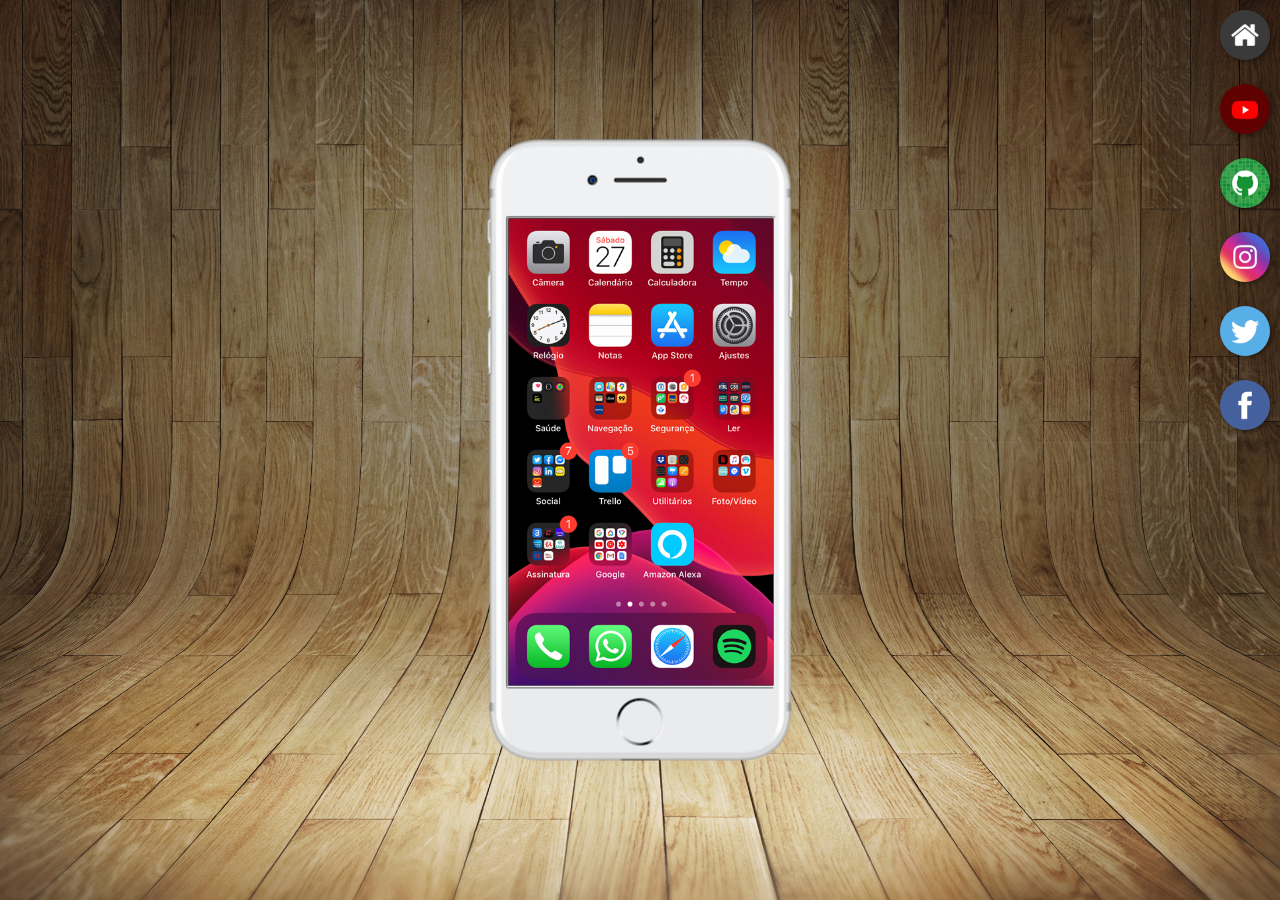
<file: index.html>
<!DOCTYPE html>
<html lang="pt-br">
<head>
    <meta charset="UTF-8">
    <meta name="viewport" content="width=device-width, initial-scale=1.0">
    <link rel="shortcut icon" href="favicon.ico" type="image/x-icon">
    <title>Projeto Redes Sociais.</title>
    <link rel="stylesheet" href="estilos/style.css">
</head>
<body>
    <main>
        <section id="telefone">
            <iframe src="home.html" name="tela" id="tela"></iframe>
        </section>
        <section id="redes-sociais">
            <a href="home.html" target="tela"><img src="imagens/logo-home.jpg" alt=""></a><br>
            <a href="youtube.html" target="tela"><img src="imagens/logo-youtube.jpg" alt=""></a><br>
            <a href="github.html" target="tela"><img src="imagens/logo-github.jpg" alt="">
            </a><br>
            <a href="instagram.html" target="tela"><img src="imagens/logo-instagram.jpg" alt=""></a><br>
            <a href="twitter.html" target="tela"><img src="imagens/logo-twitter.jpg" alt=""></a><br>
            <a href="facebook.html" target="tela"><img src="imagens/logo-facebook.jpg" alt=""></a><br>

        </section>
    </main>
</body>
</html>
</file>
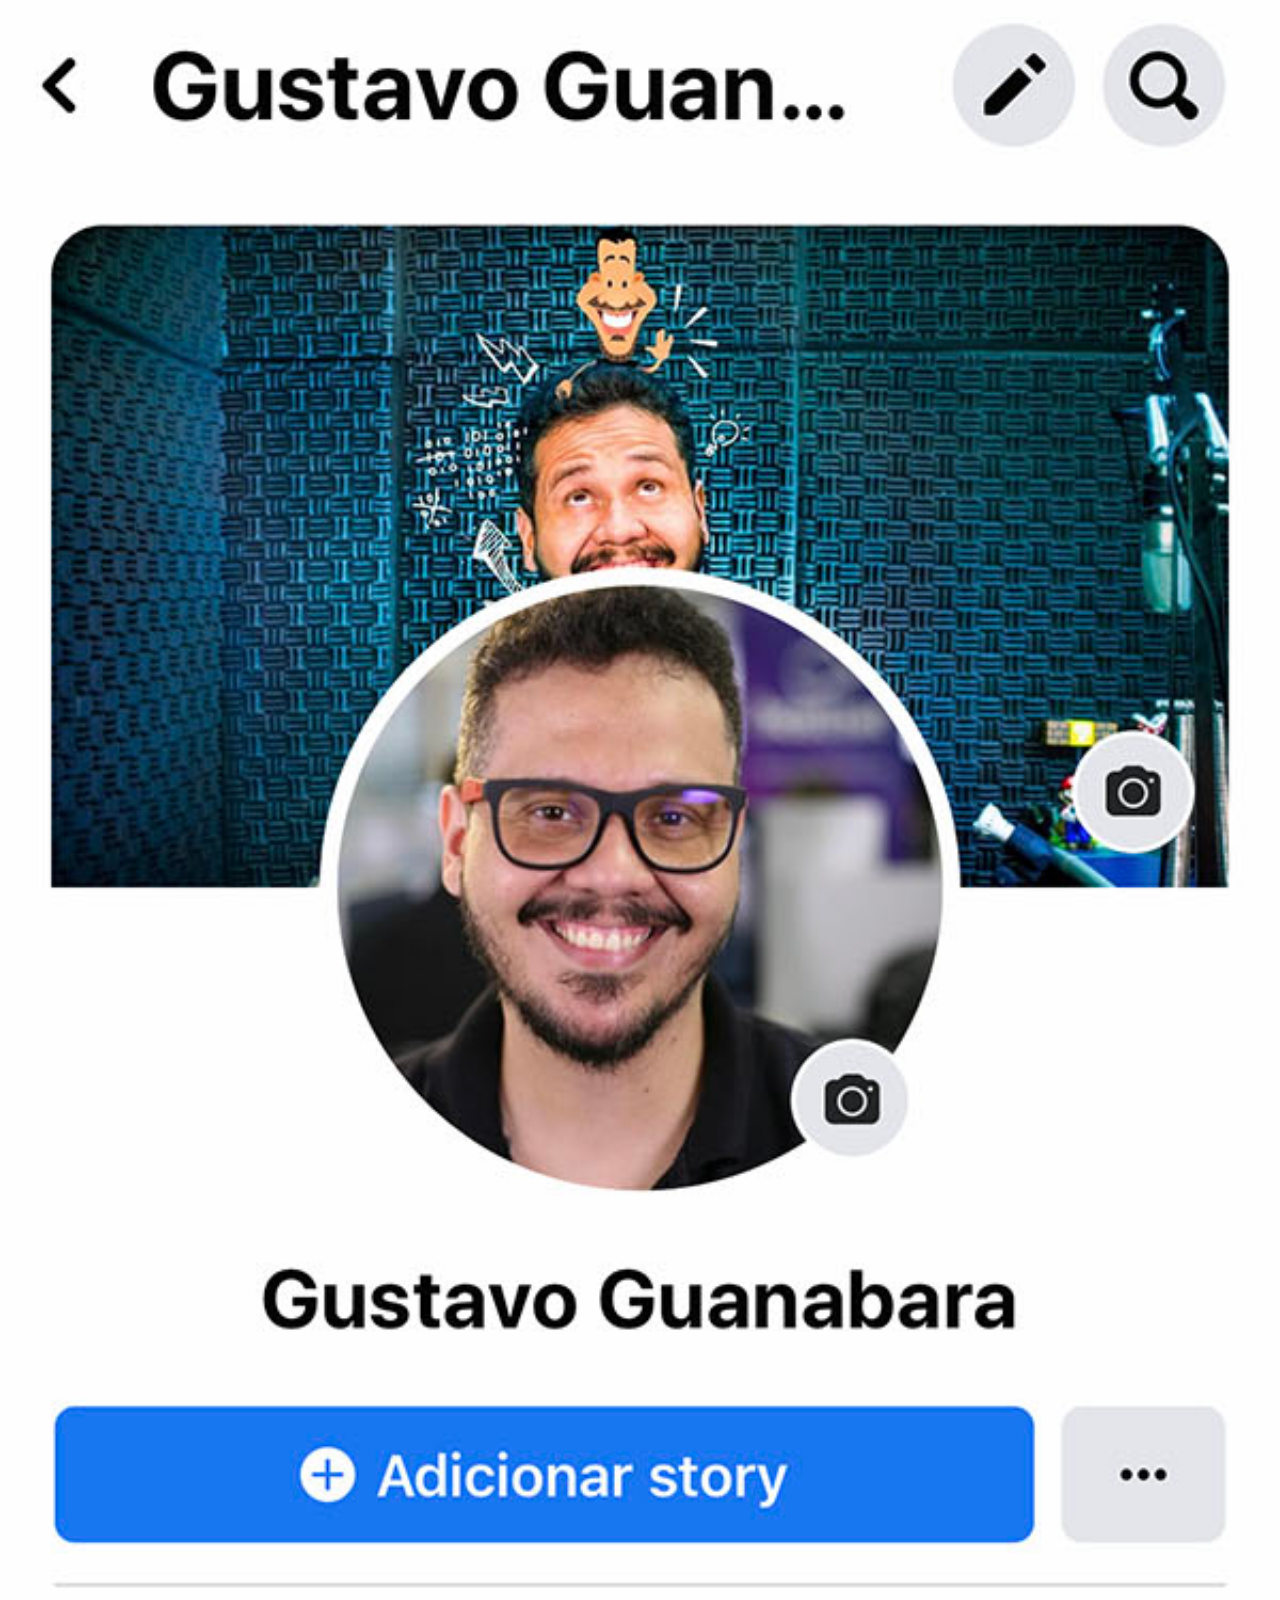
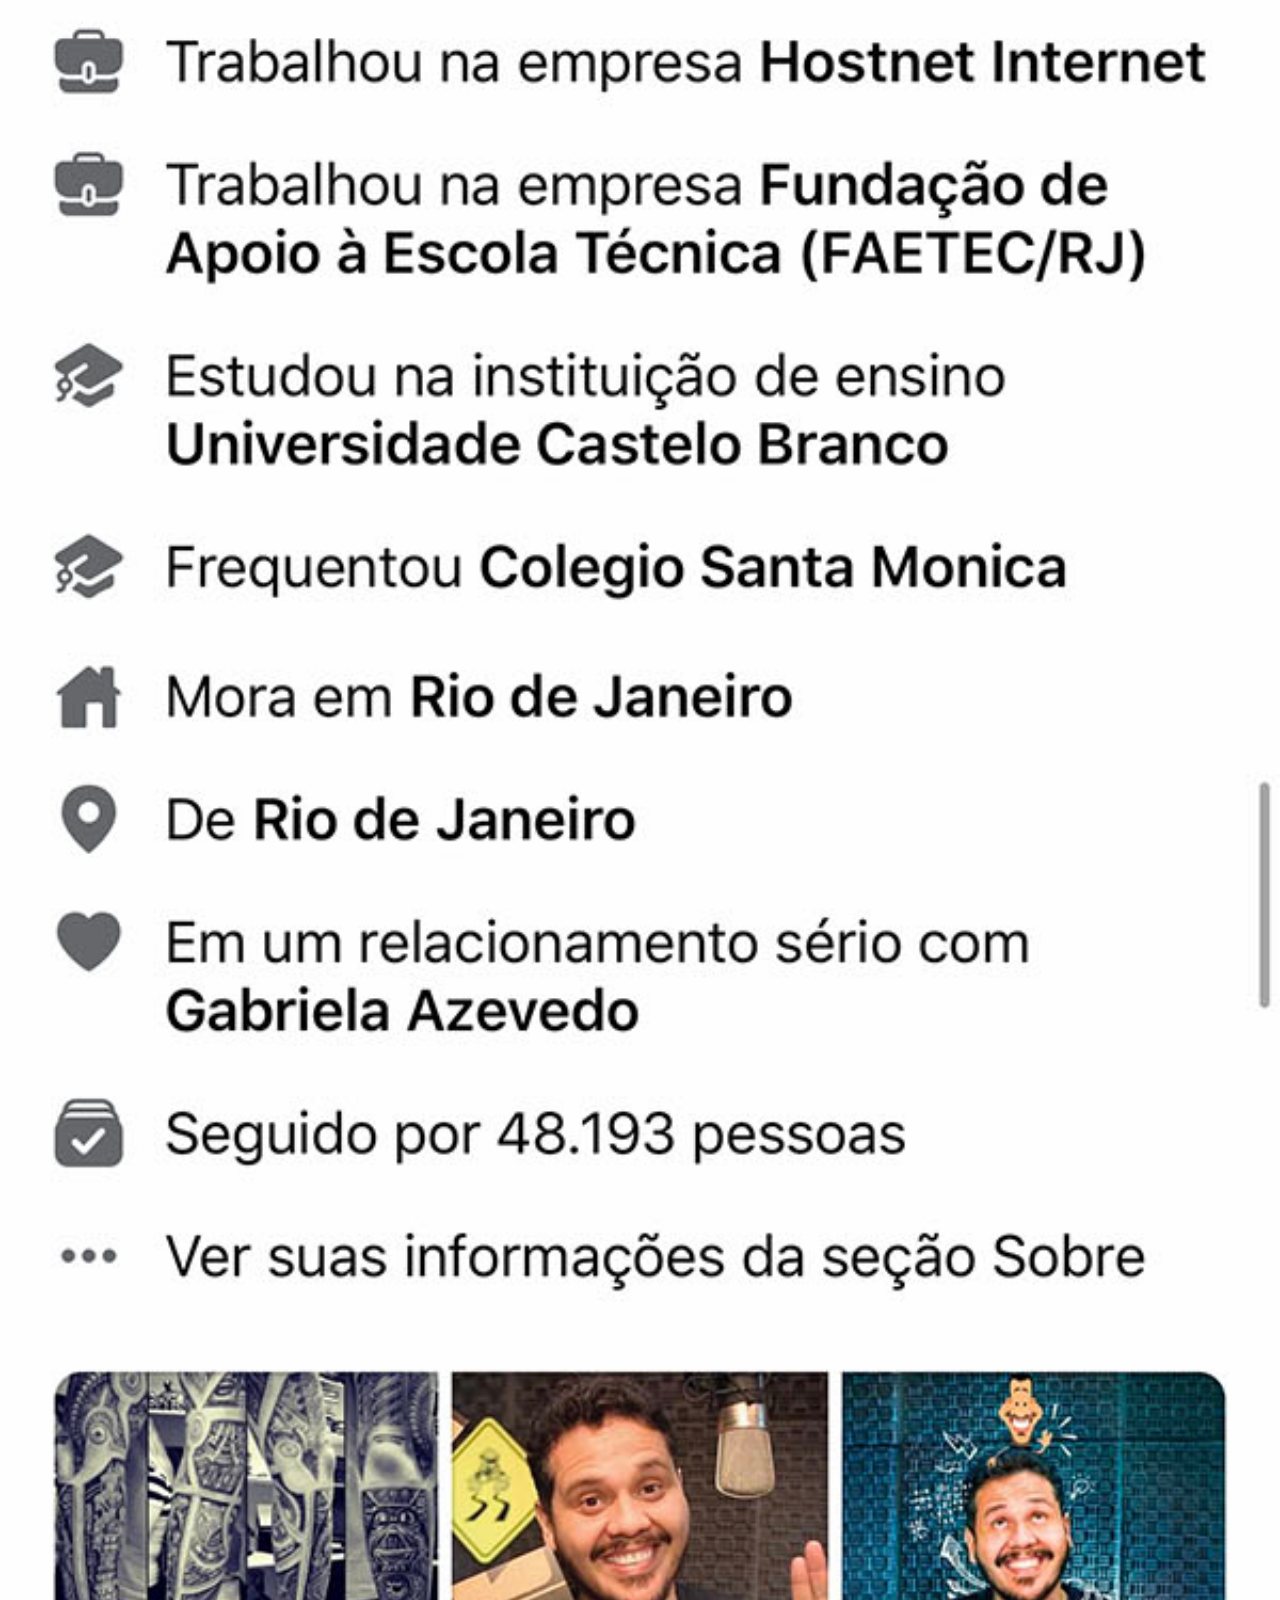
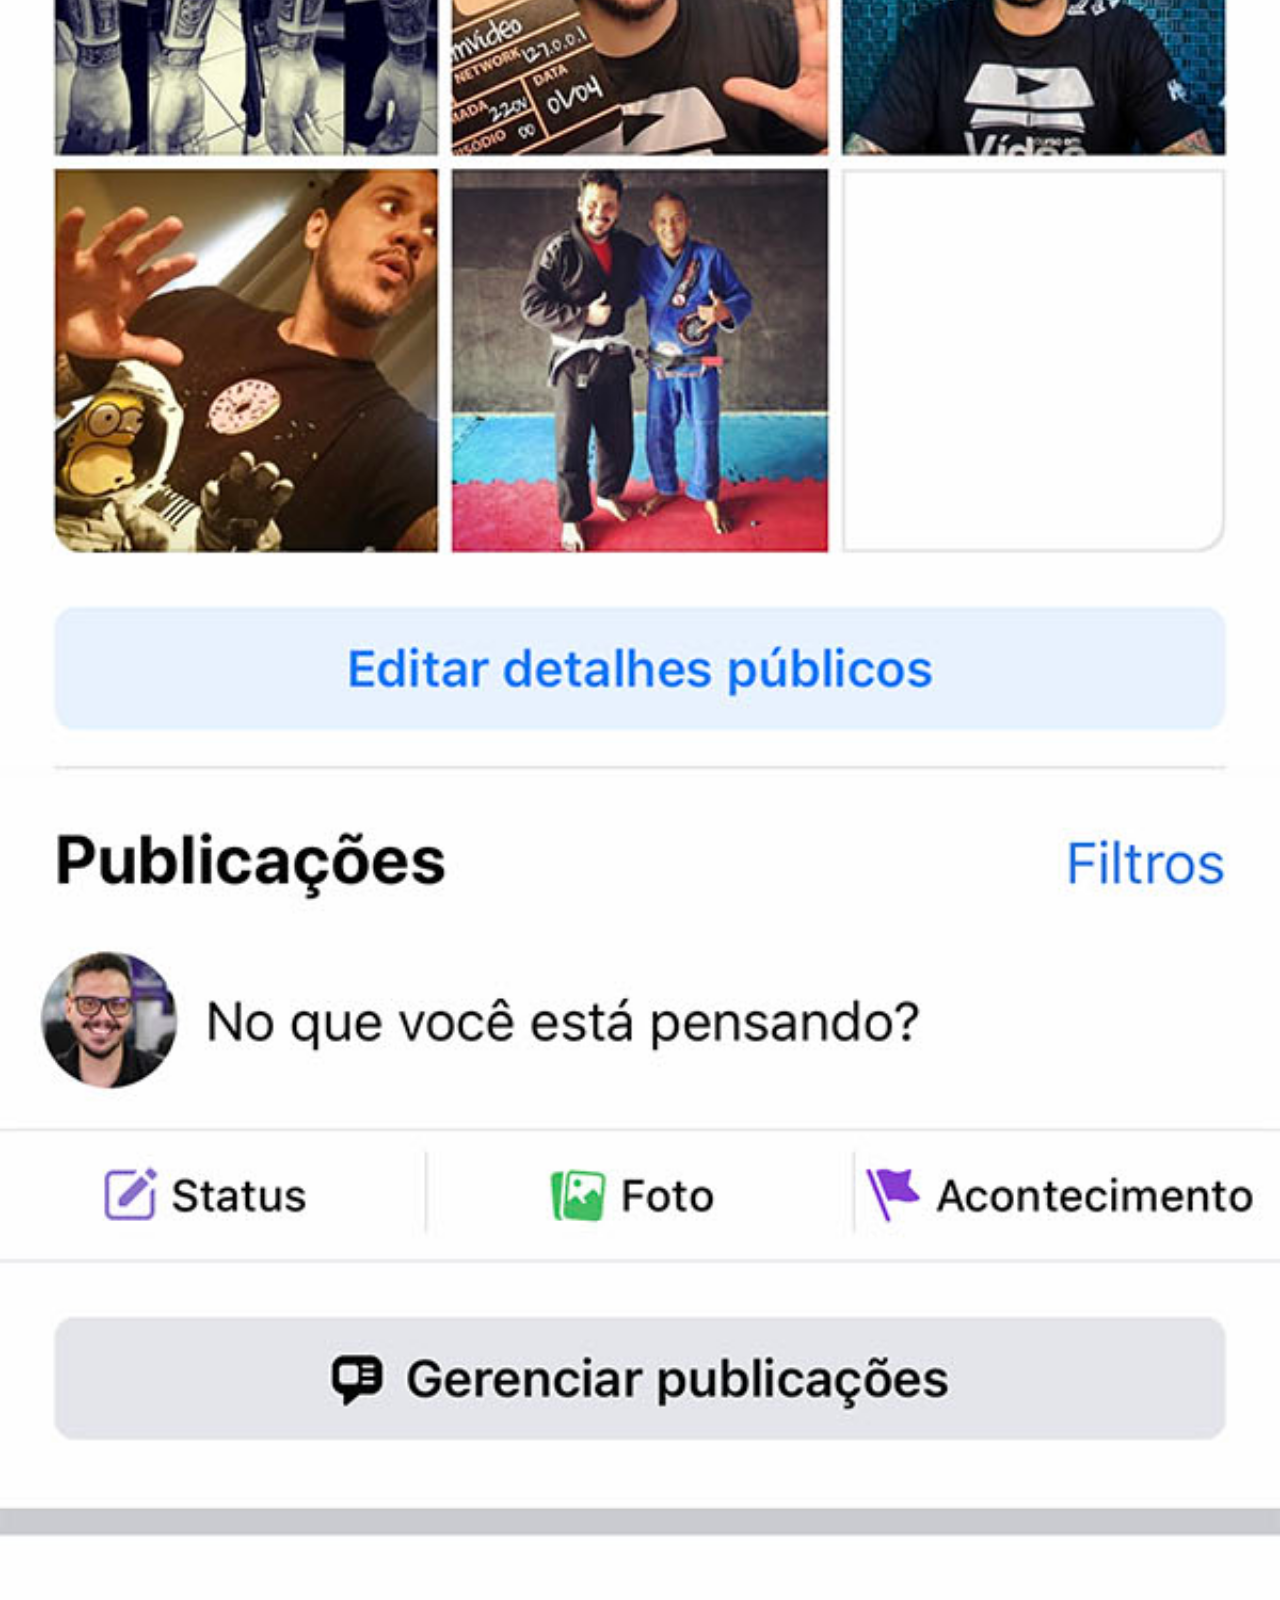
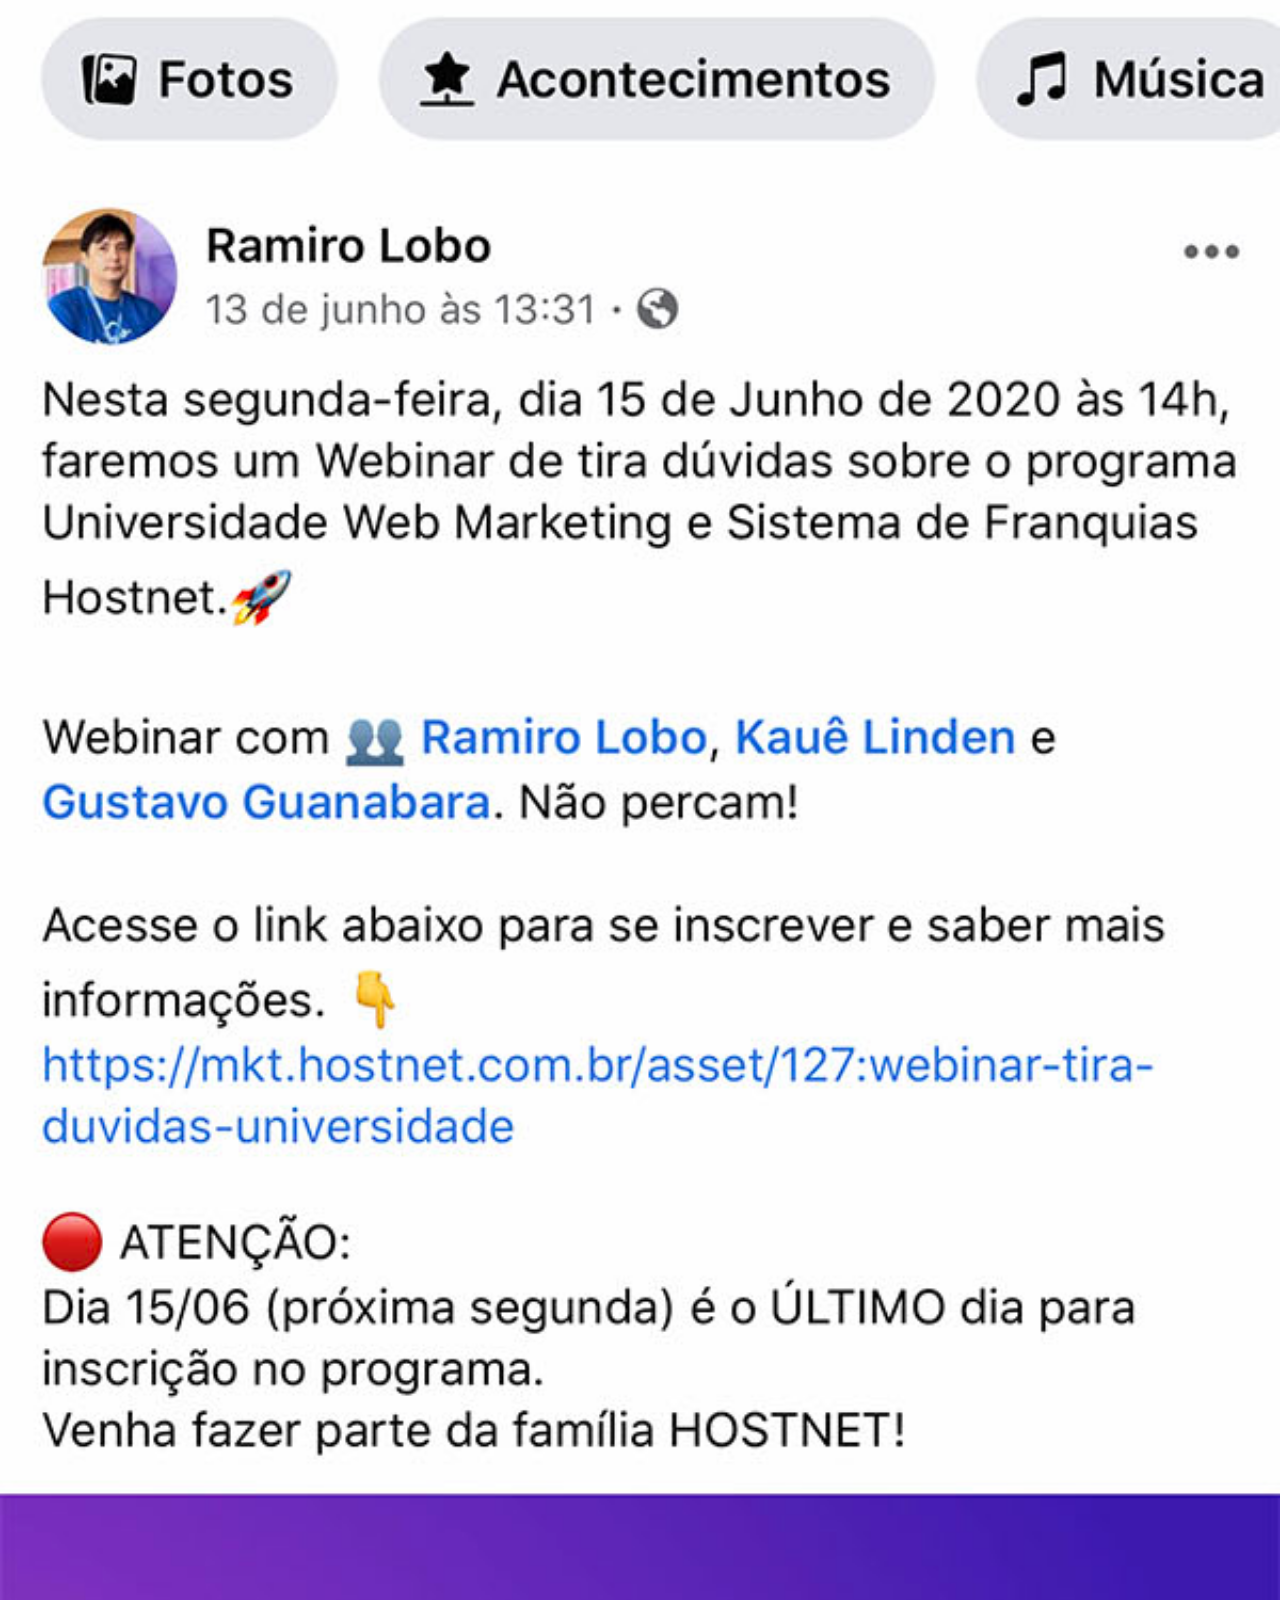
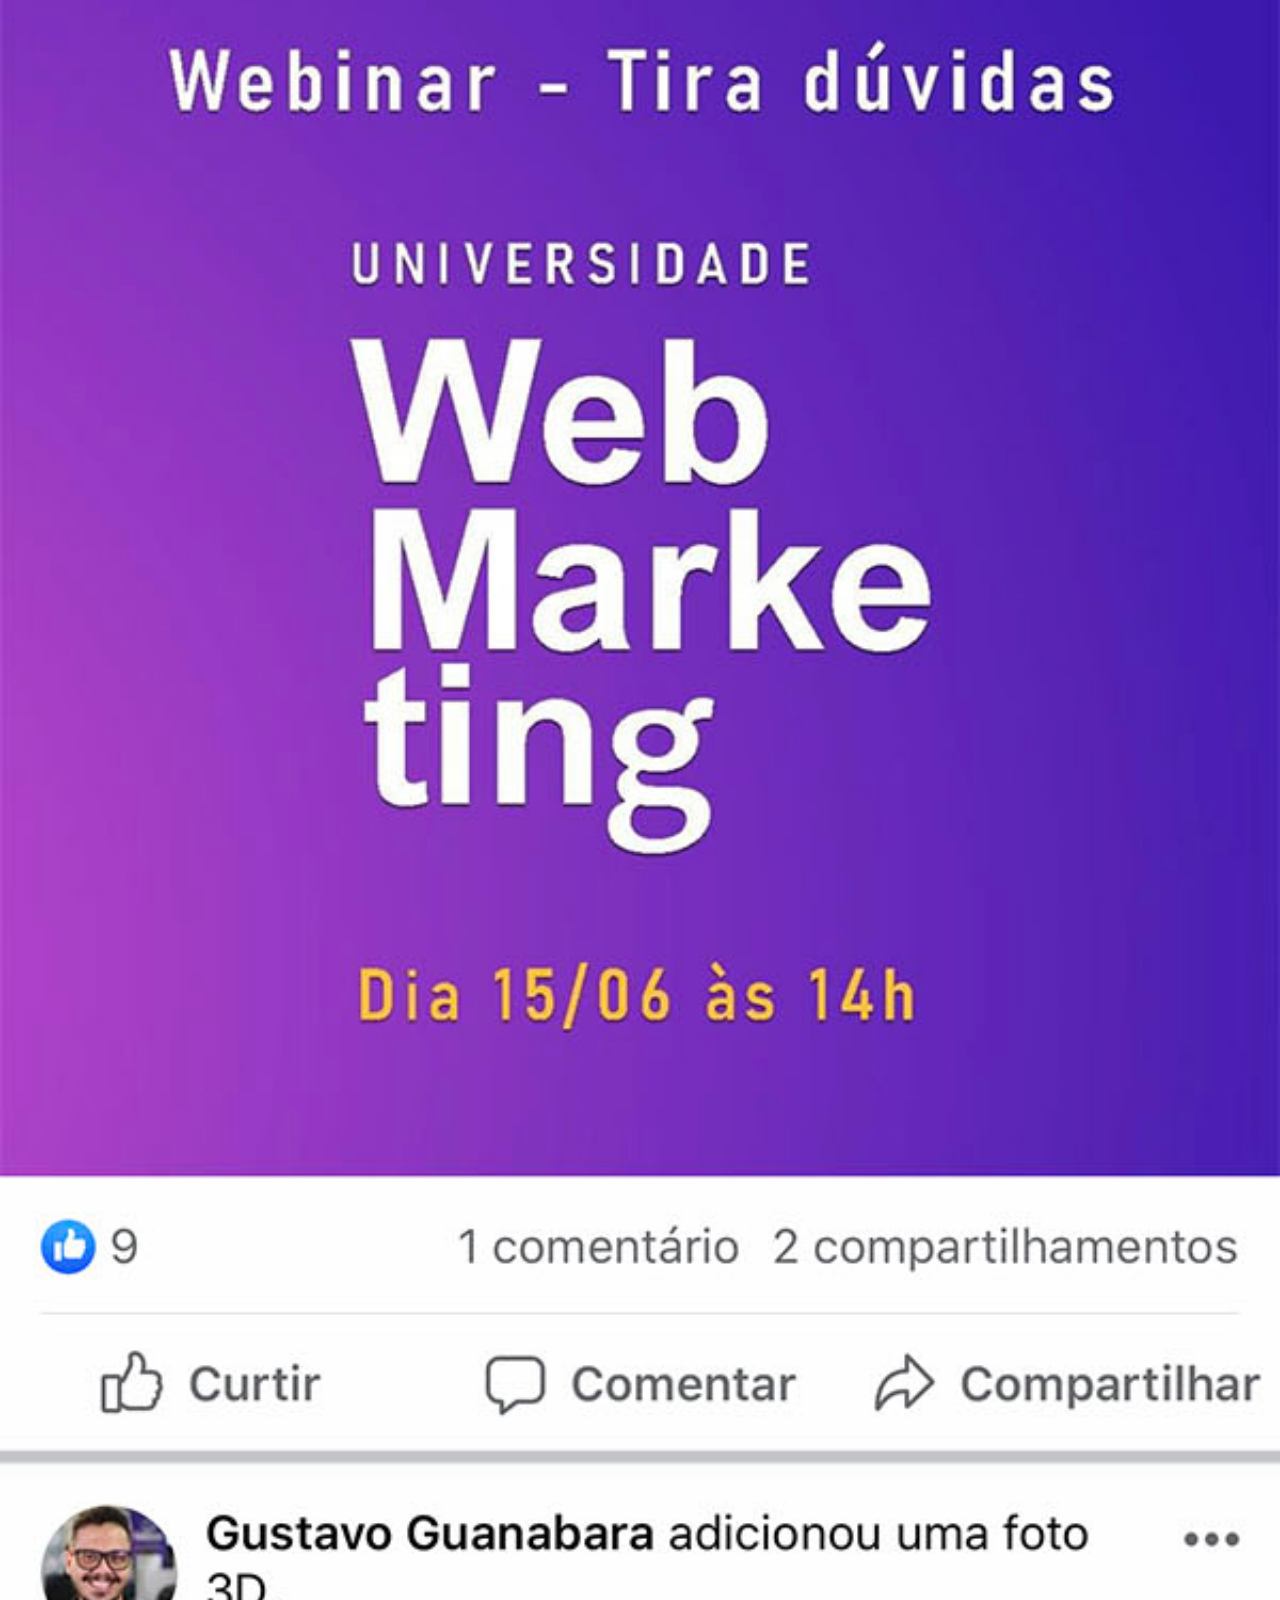
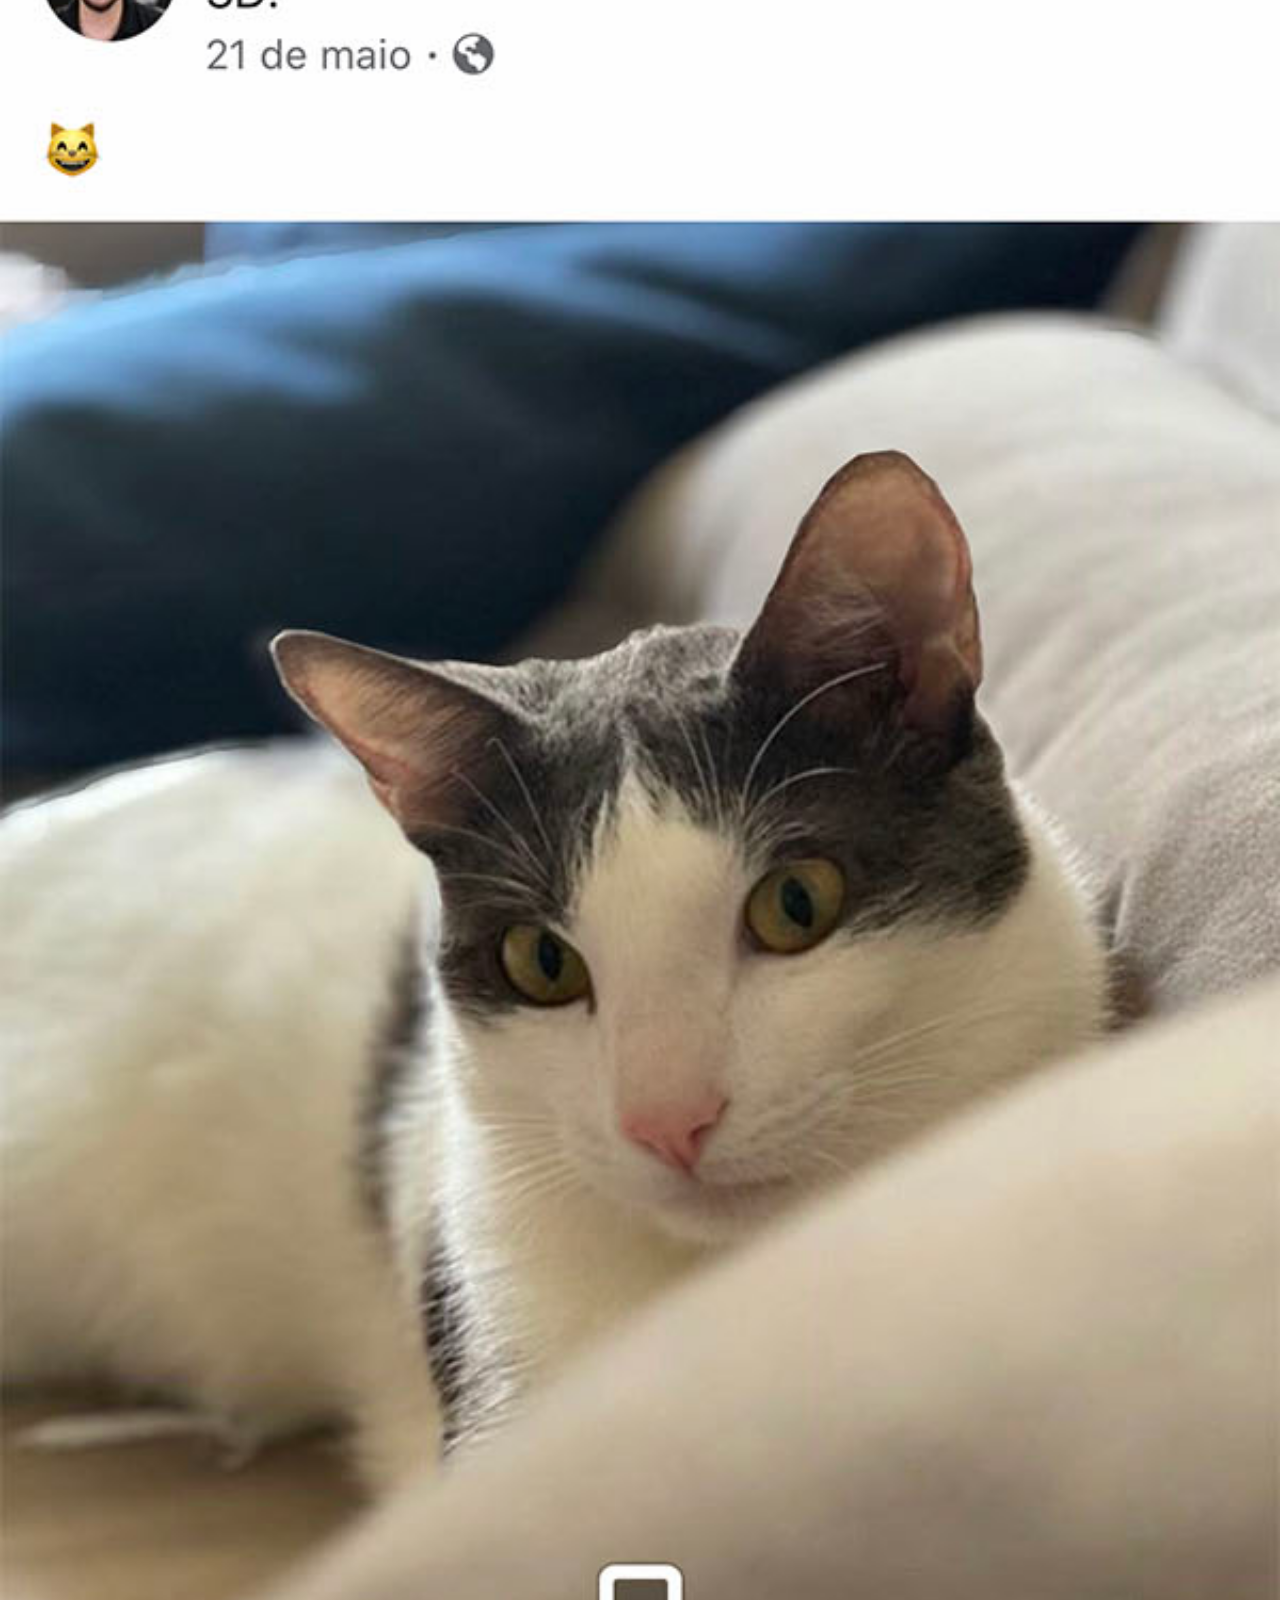
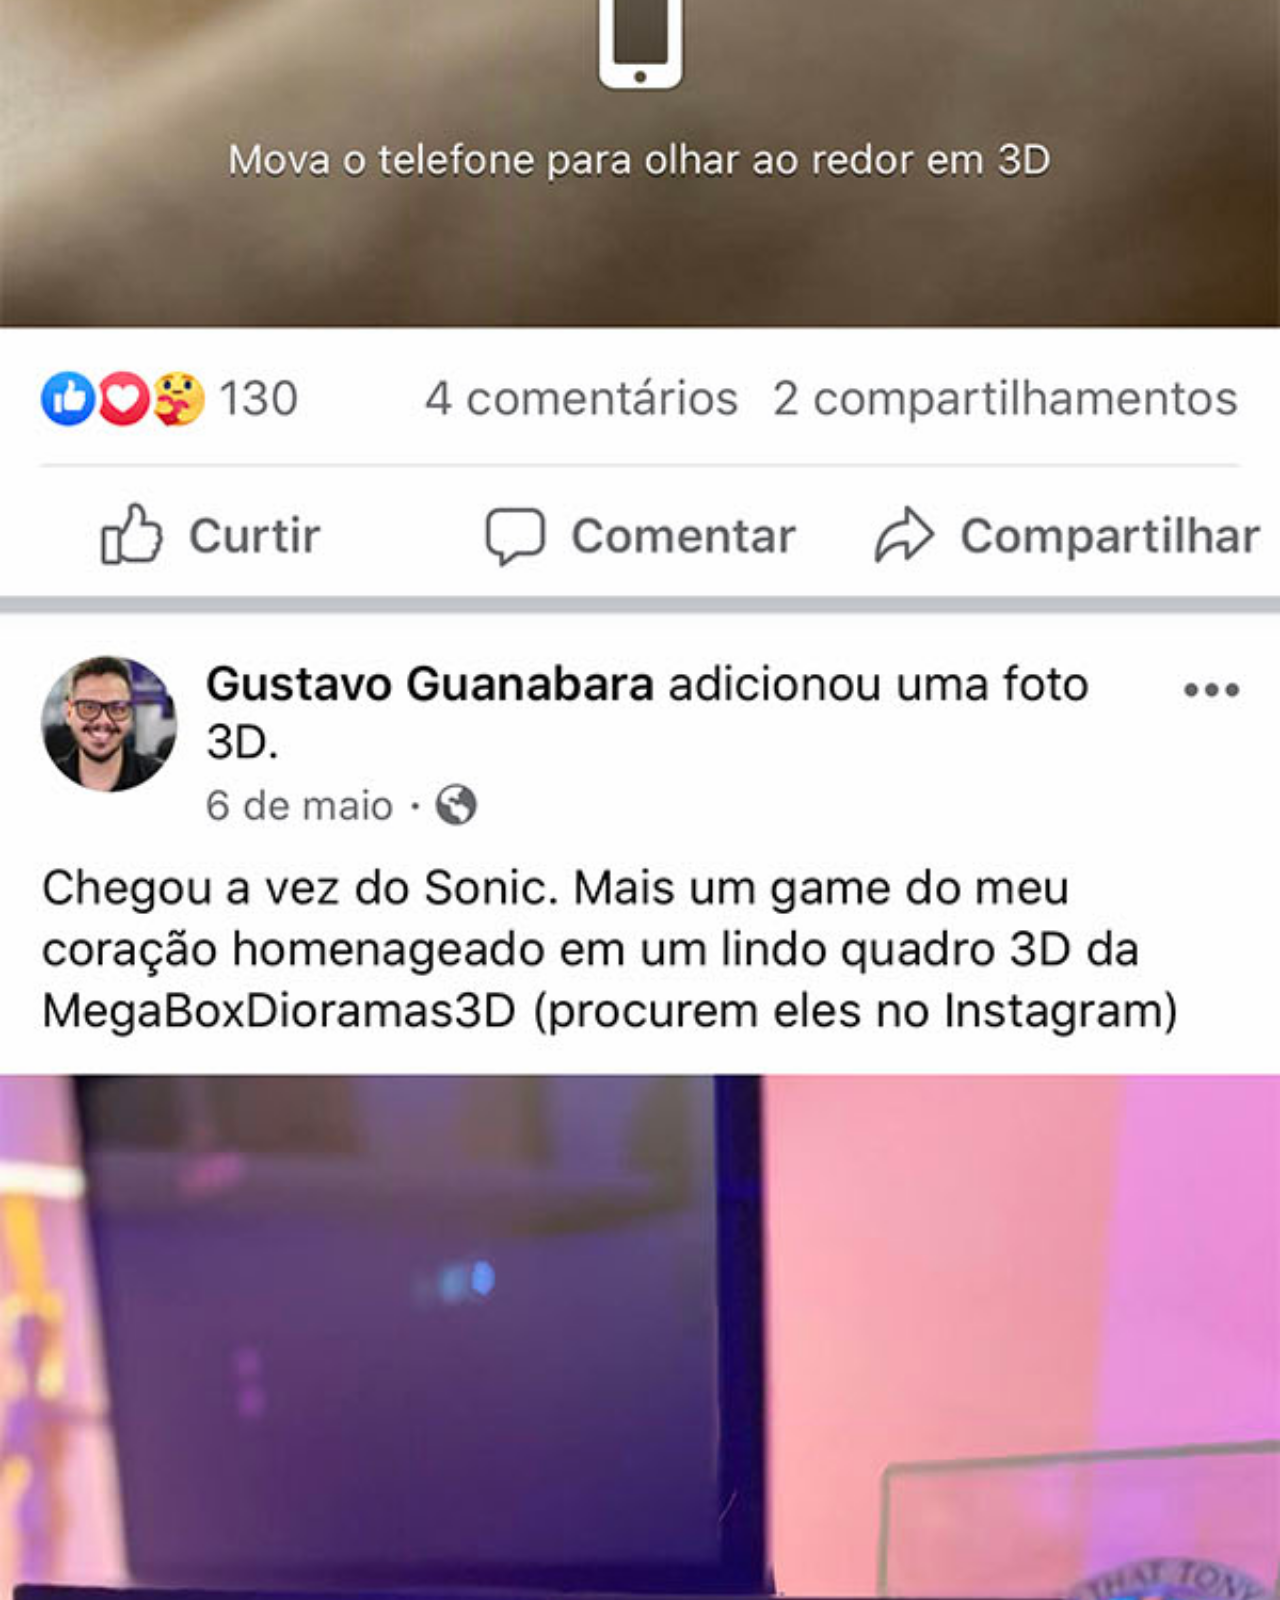
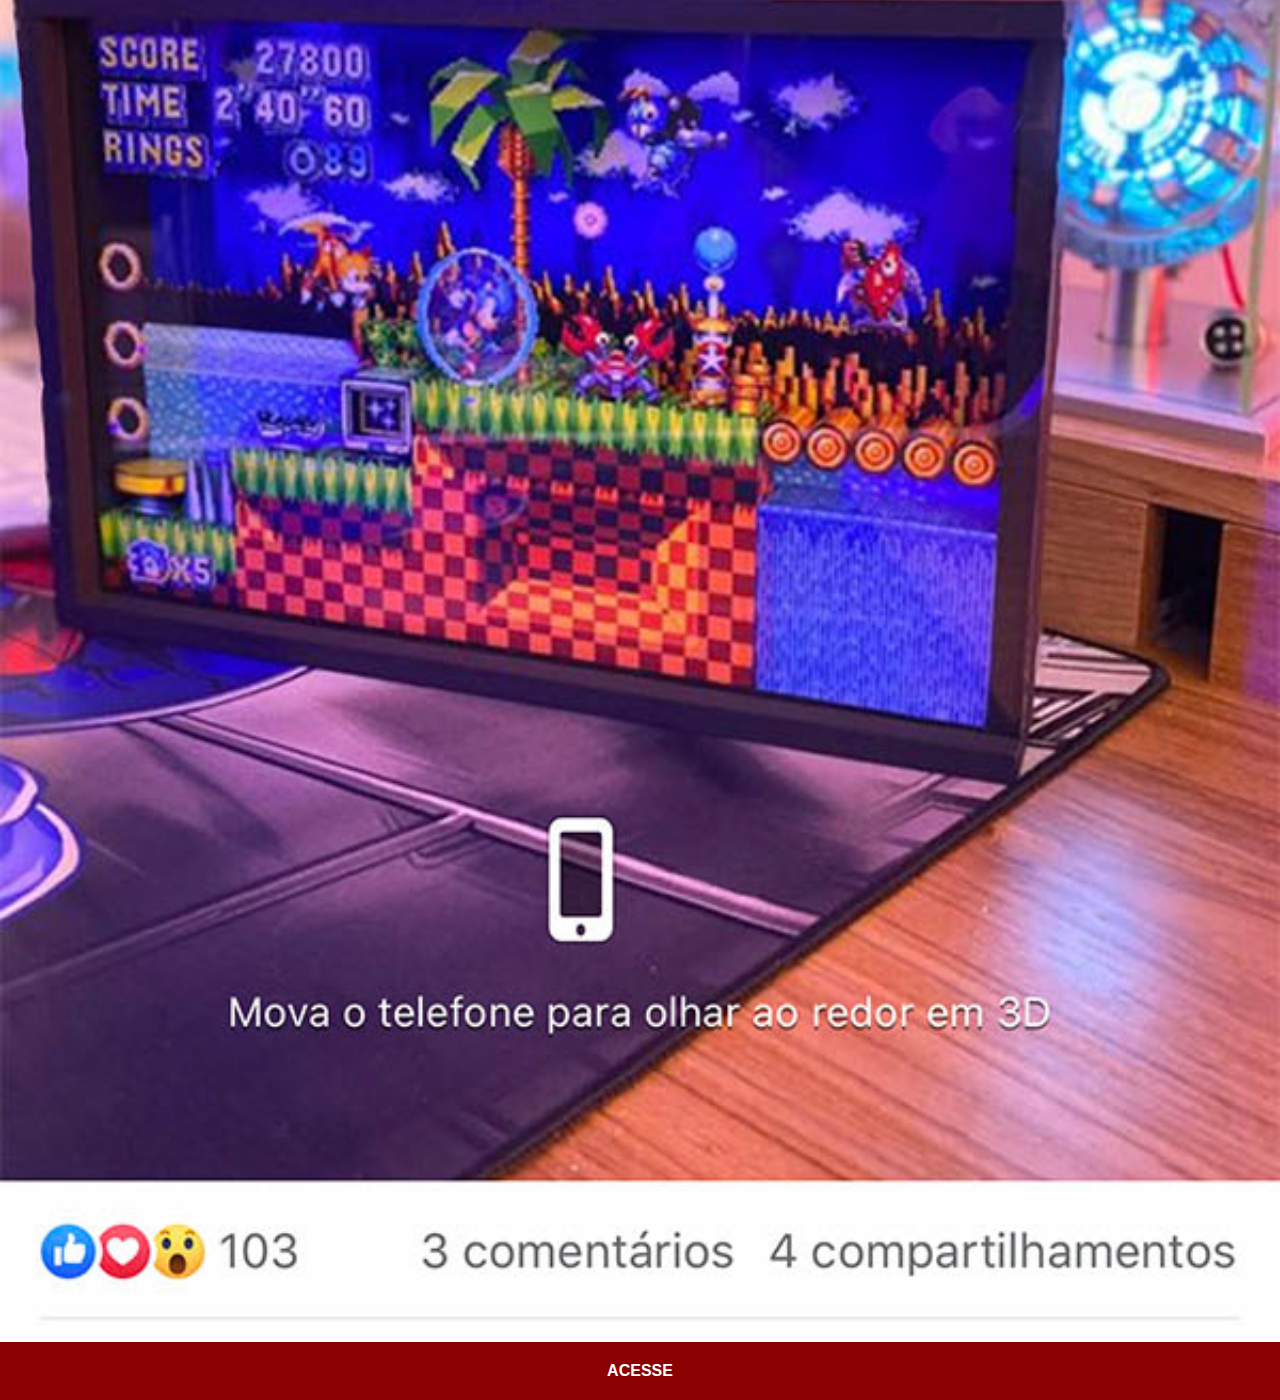
<file: facebook.html>
<!DOCTYPE html>
<html lang="en">
<head>
    <meta charset="UTF-8">
    <meta name="viewport" content="width=device-width, initial-scale=1.0">
    <title>Document</title>
    <link rel="stylesheet" href="estilos/social.css">
</head>
<body>
    <img src="imagens/tela-facebook.jpg" alt="">
    <a href="https://www.facebook.com/gustavoguanabara" target="_blank">ACESSE</a>
</body>
</html>
</file>
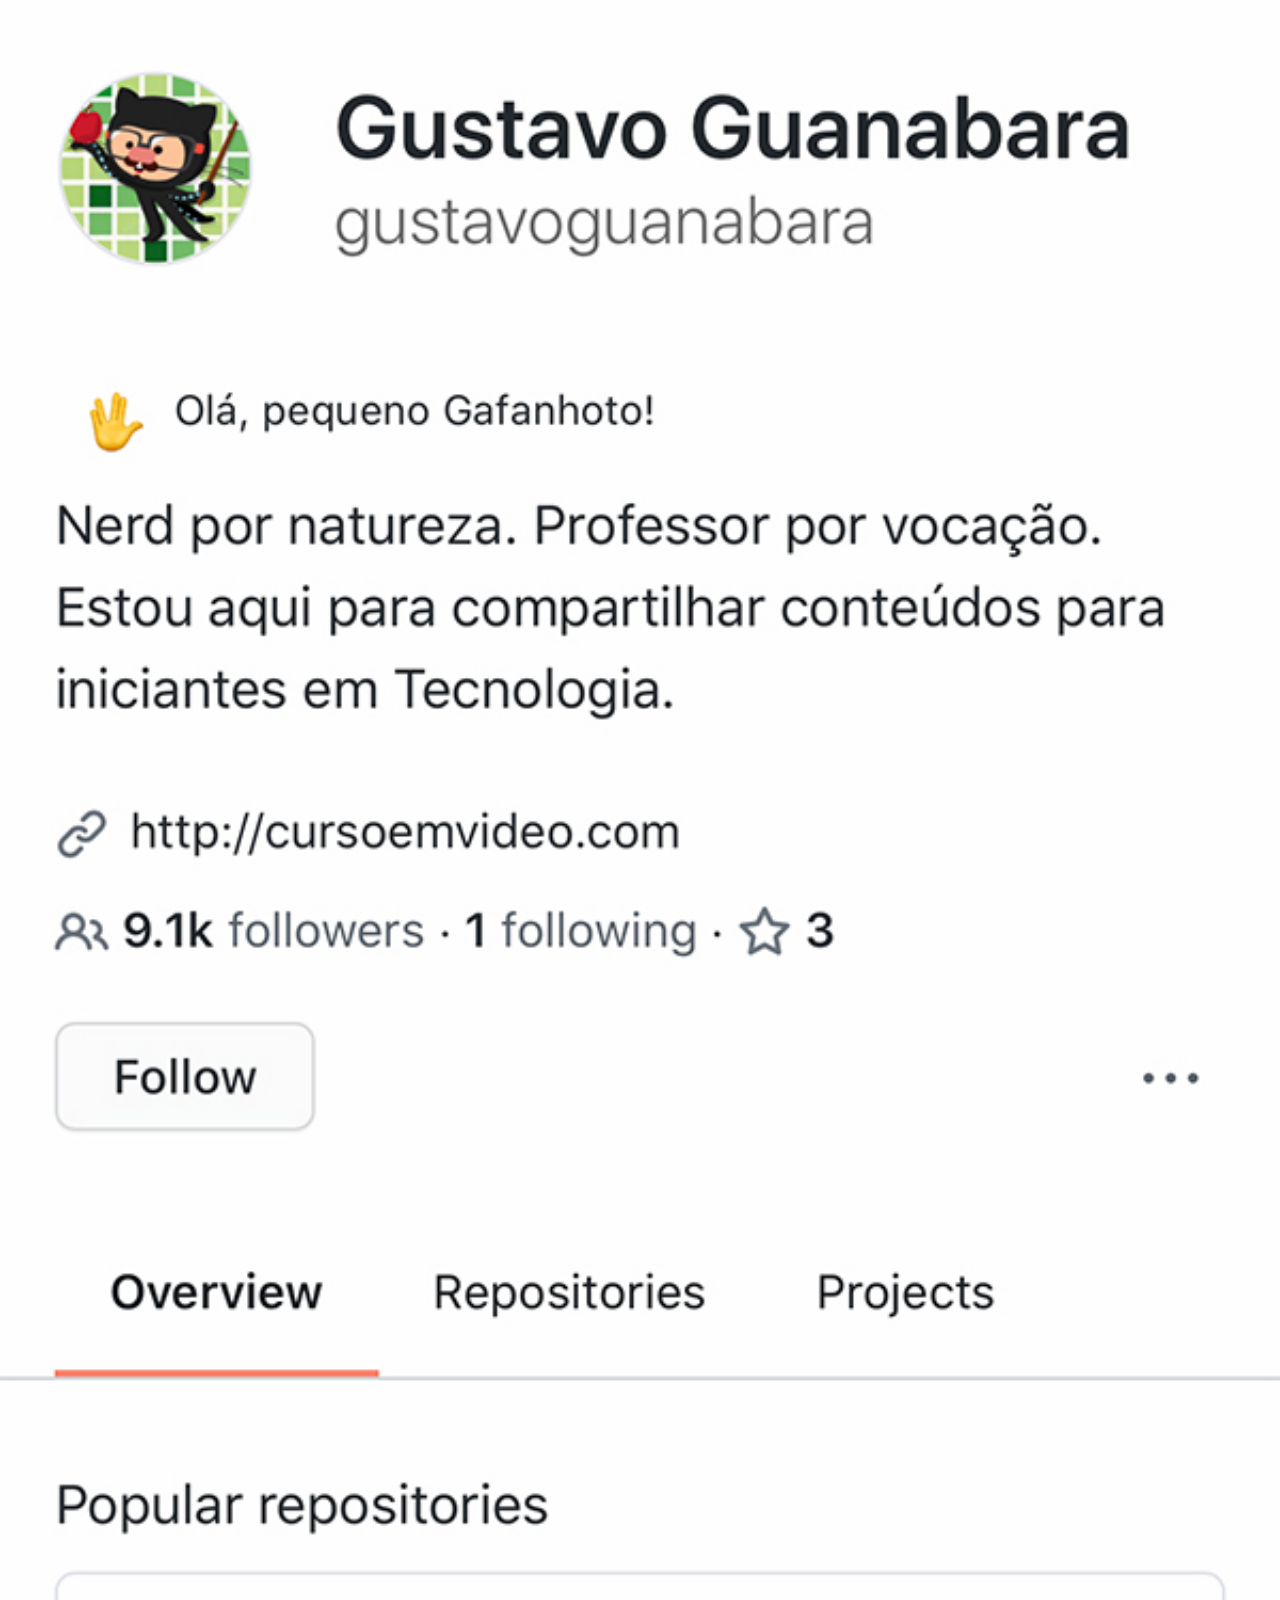
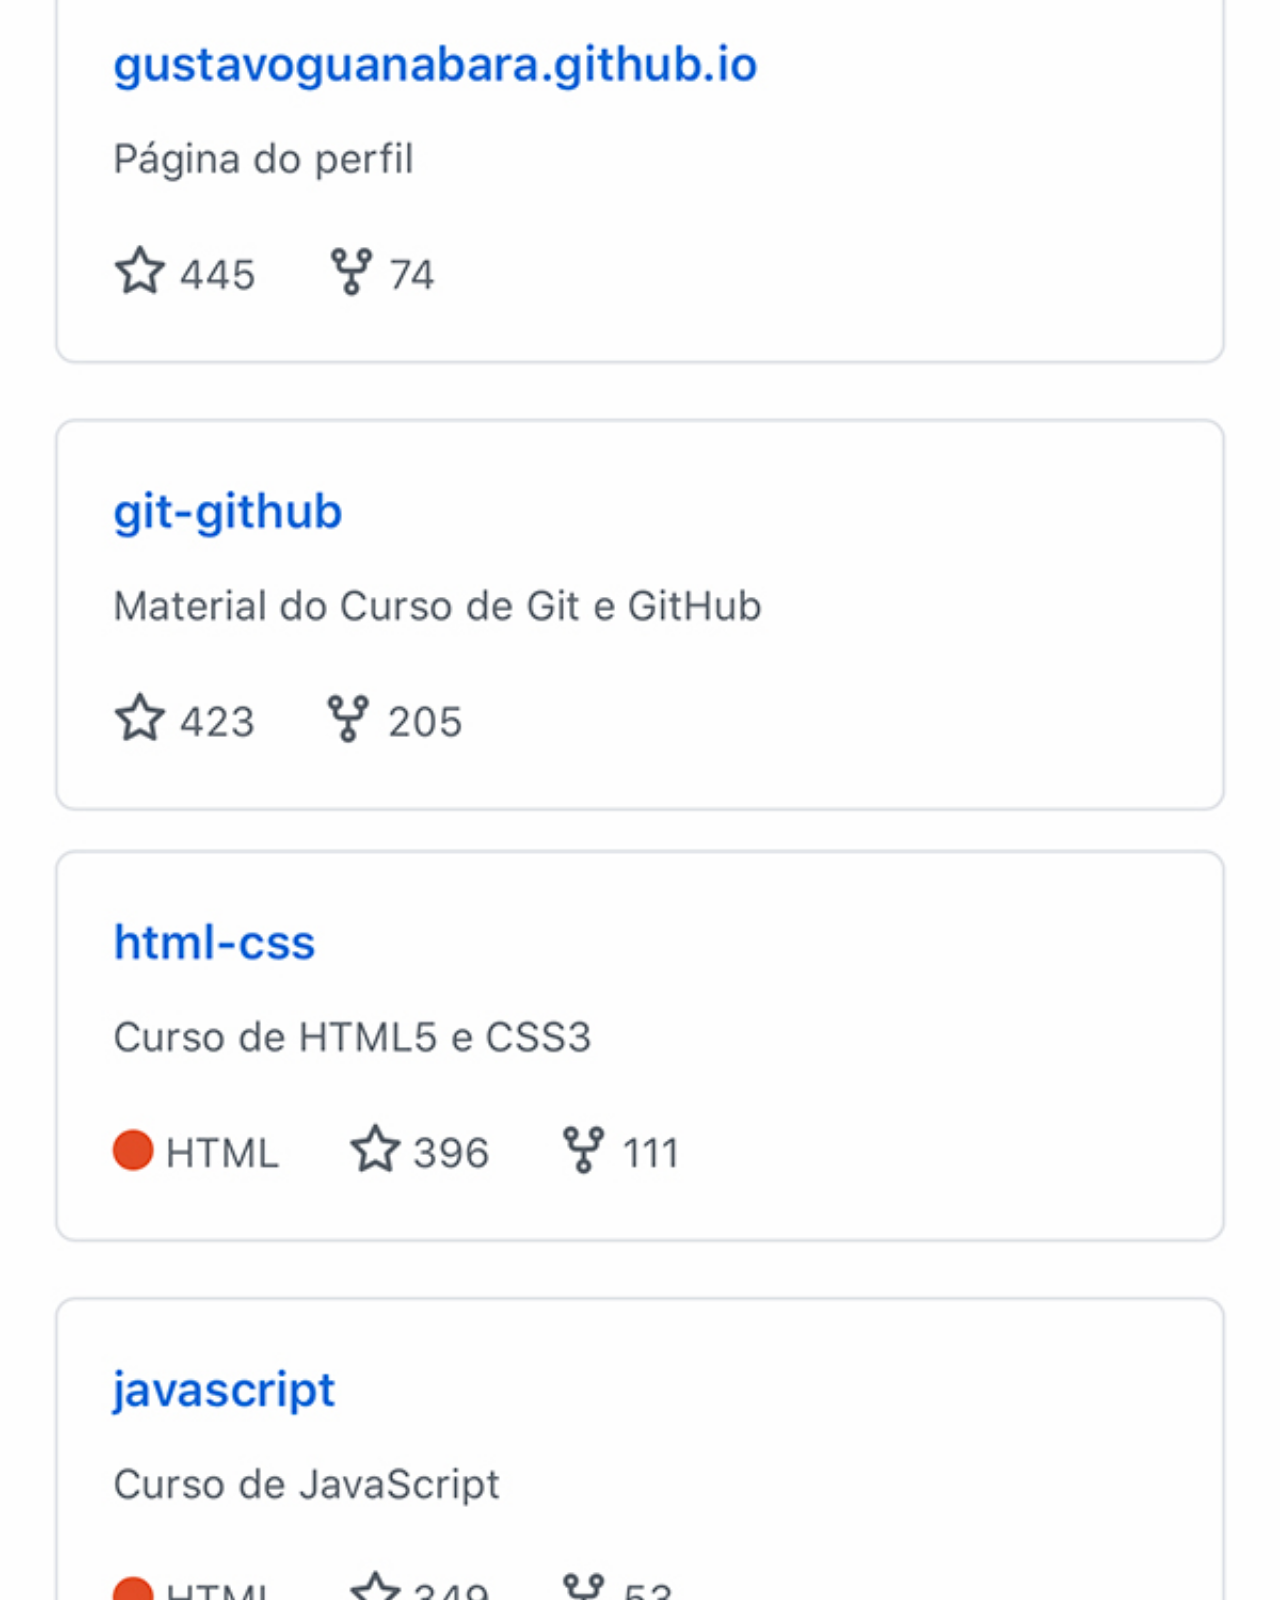
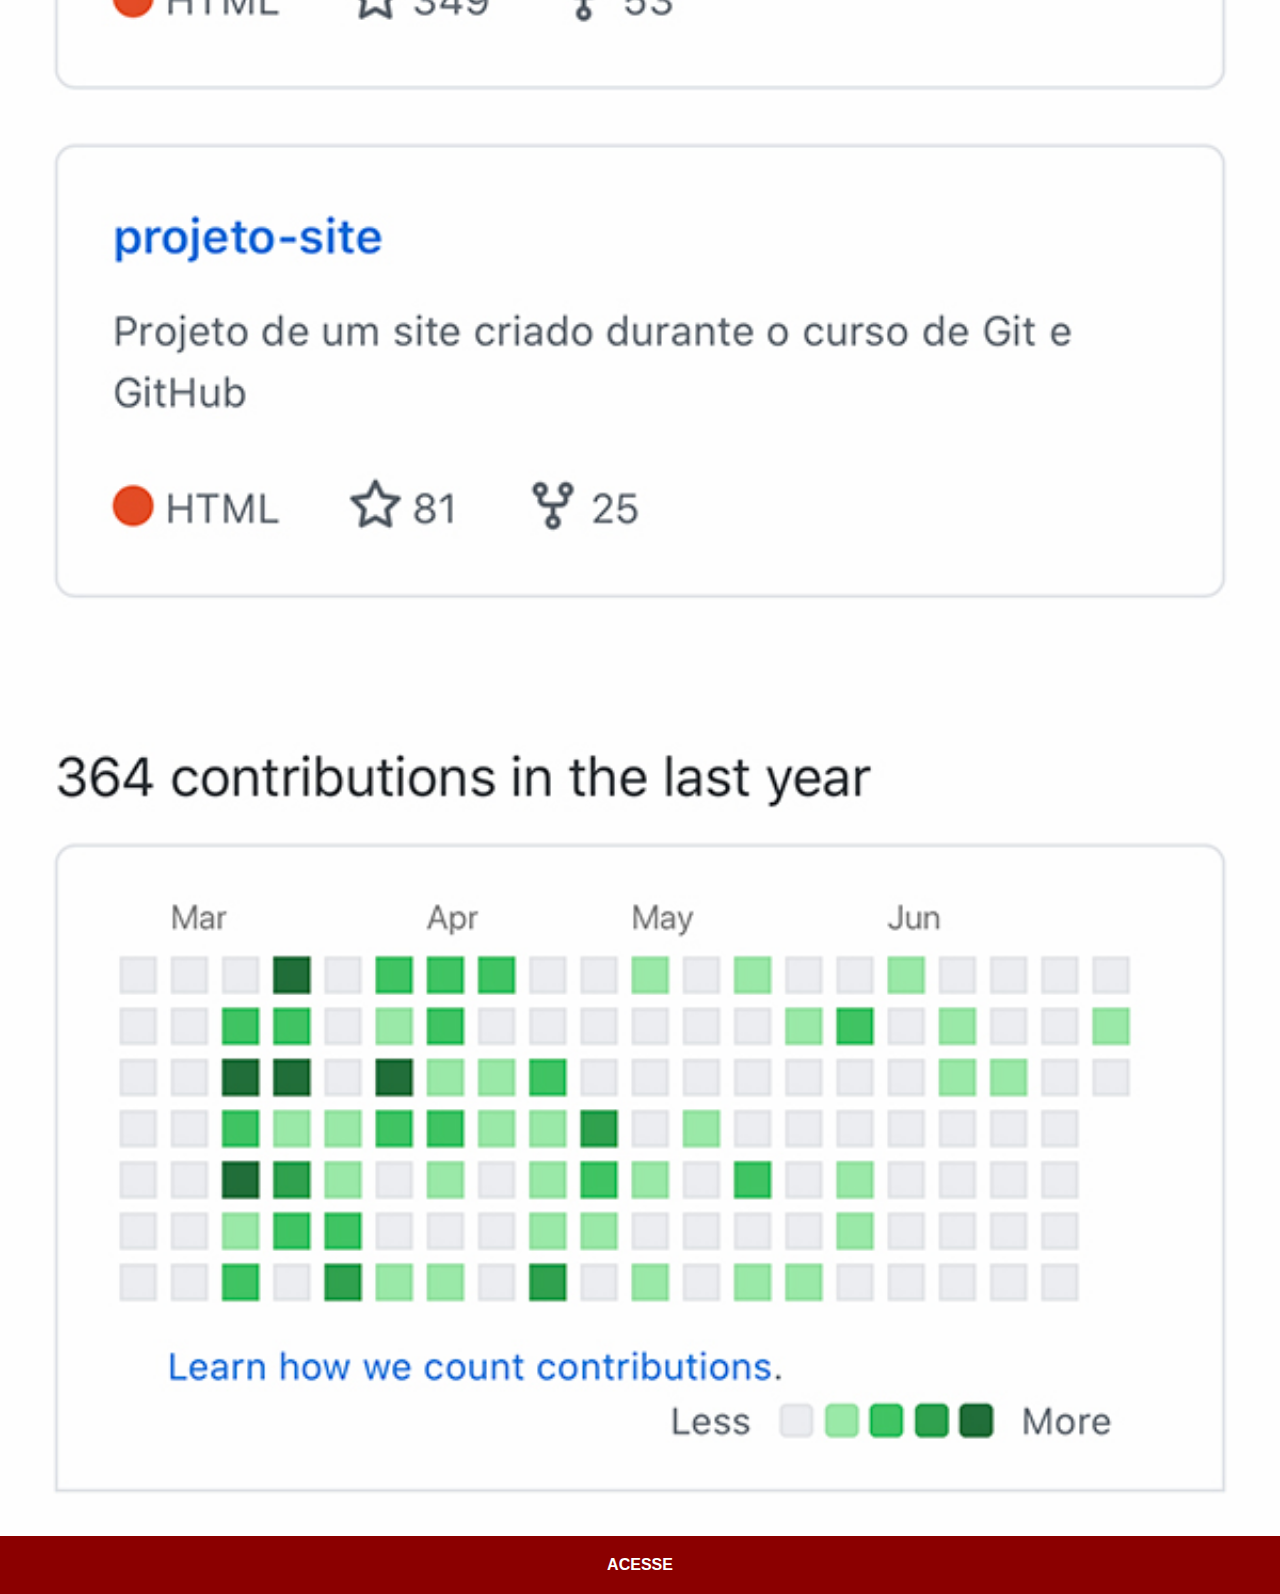
<file: github.html>
<!DOCTYPE html>
<html lang="pt-br">
<head>
    <meta charset="UTF-8">
    <meta name="viewport" content="width=device-width, initial-scale=1.0">
    <title>GitHub</title>
    <link rel="stylesheet" href="estilos/social.css">
</head>
<body>
    <img src="imagens/tela-github.jpg" alt="">
    <a href="https://gustavoguanabara.github.io/" target="_blank">ACESSE</a>
</body>
</html>
</file>
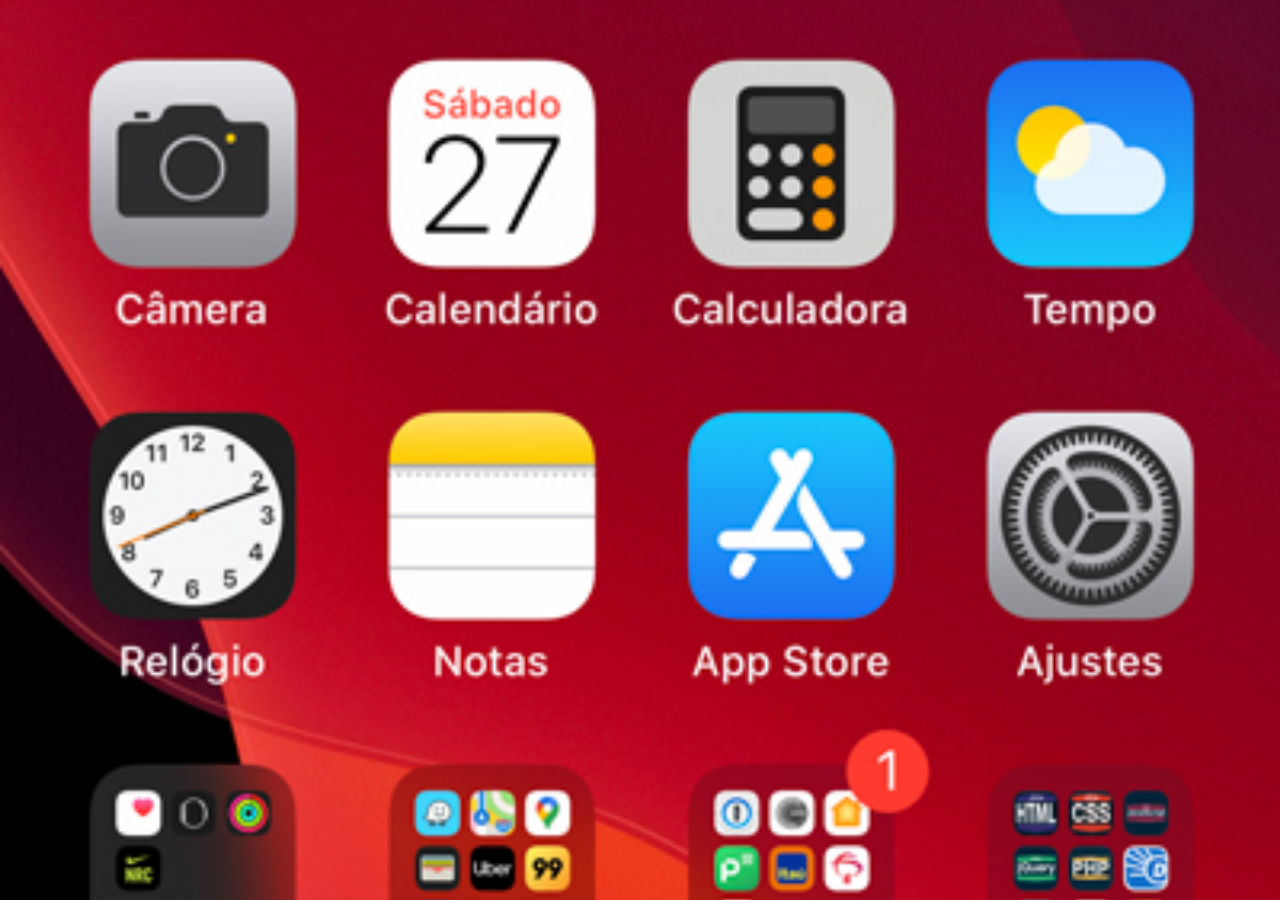
<file: home.html>
<!DOCTYPE html>
<html lang="pt-br">
<head>
    <meta charset="UTF-8">
    <meta name="viewport" content="width=device-width, initial-scale=1.0">
    <title>Home</title>
</head>
<style>
        *{
            margin: 0px;
            padding: 0px;
        }
        body{
            width: 100vw;
            height: 100vh;
            background: black url("imagens/tela-home.jpg") no-repeat top center;
            background-size: cover;
        }
</style>
<body>
    
</body>
</html>
</file>
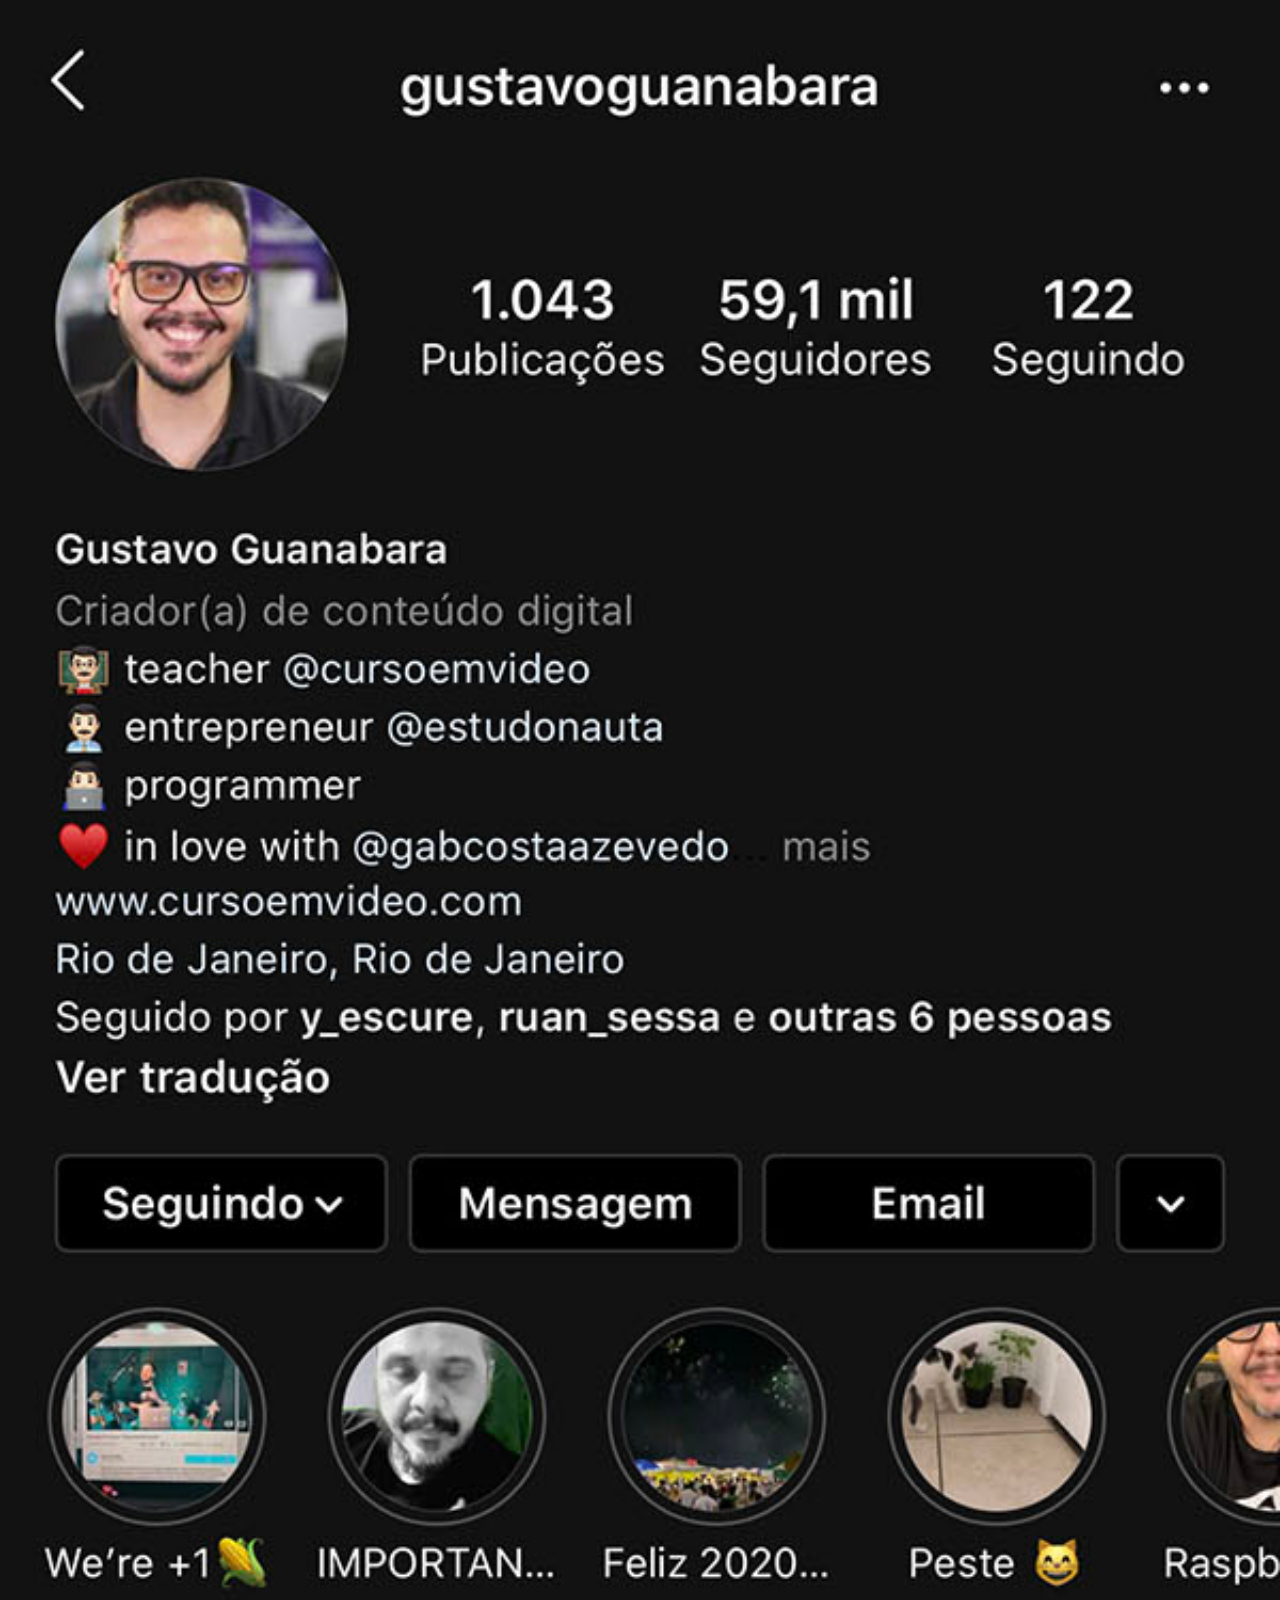
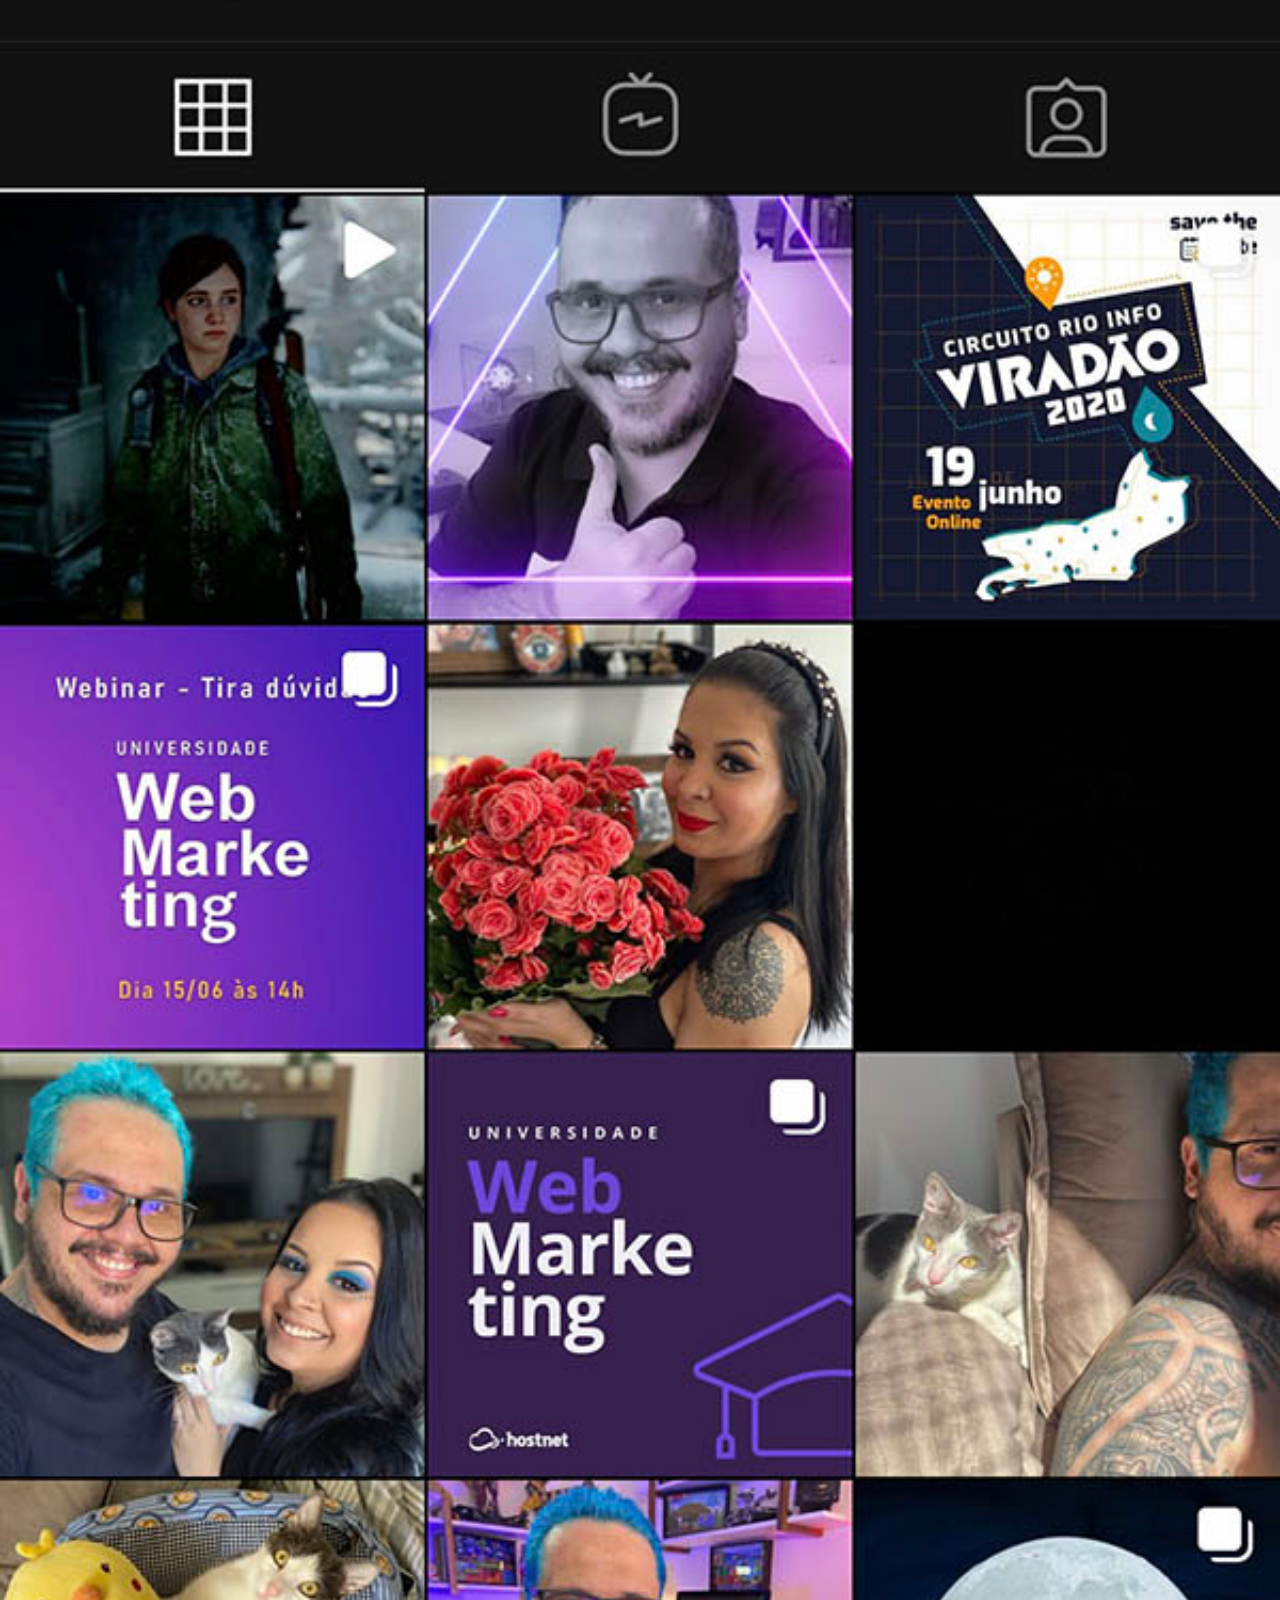
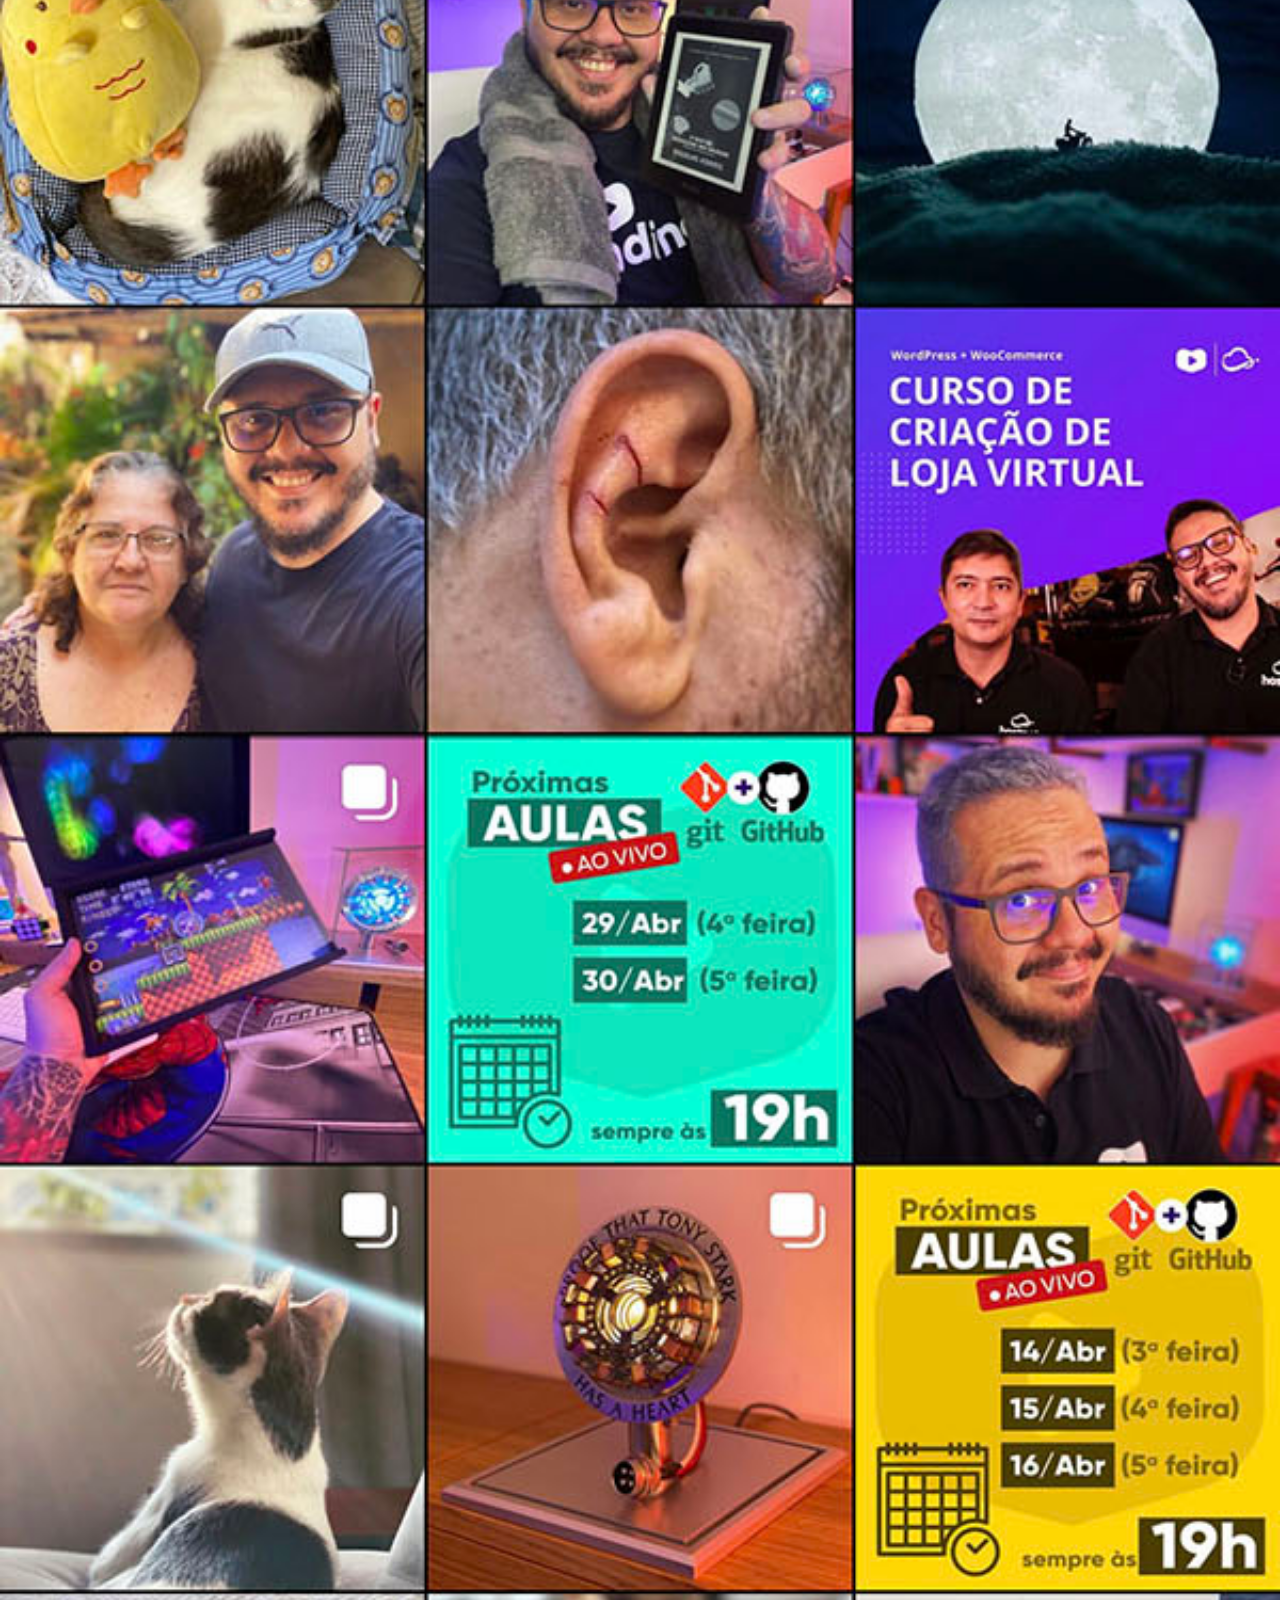
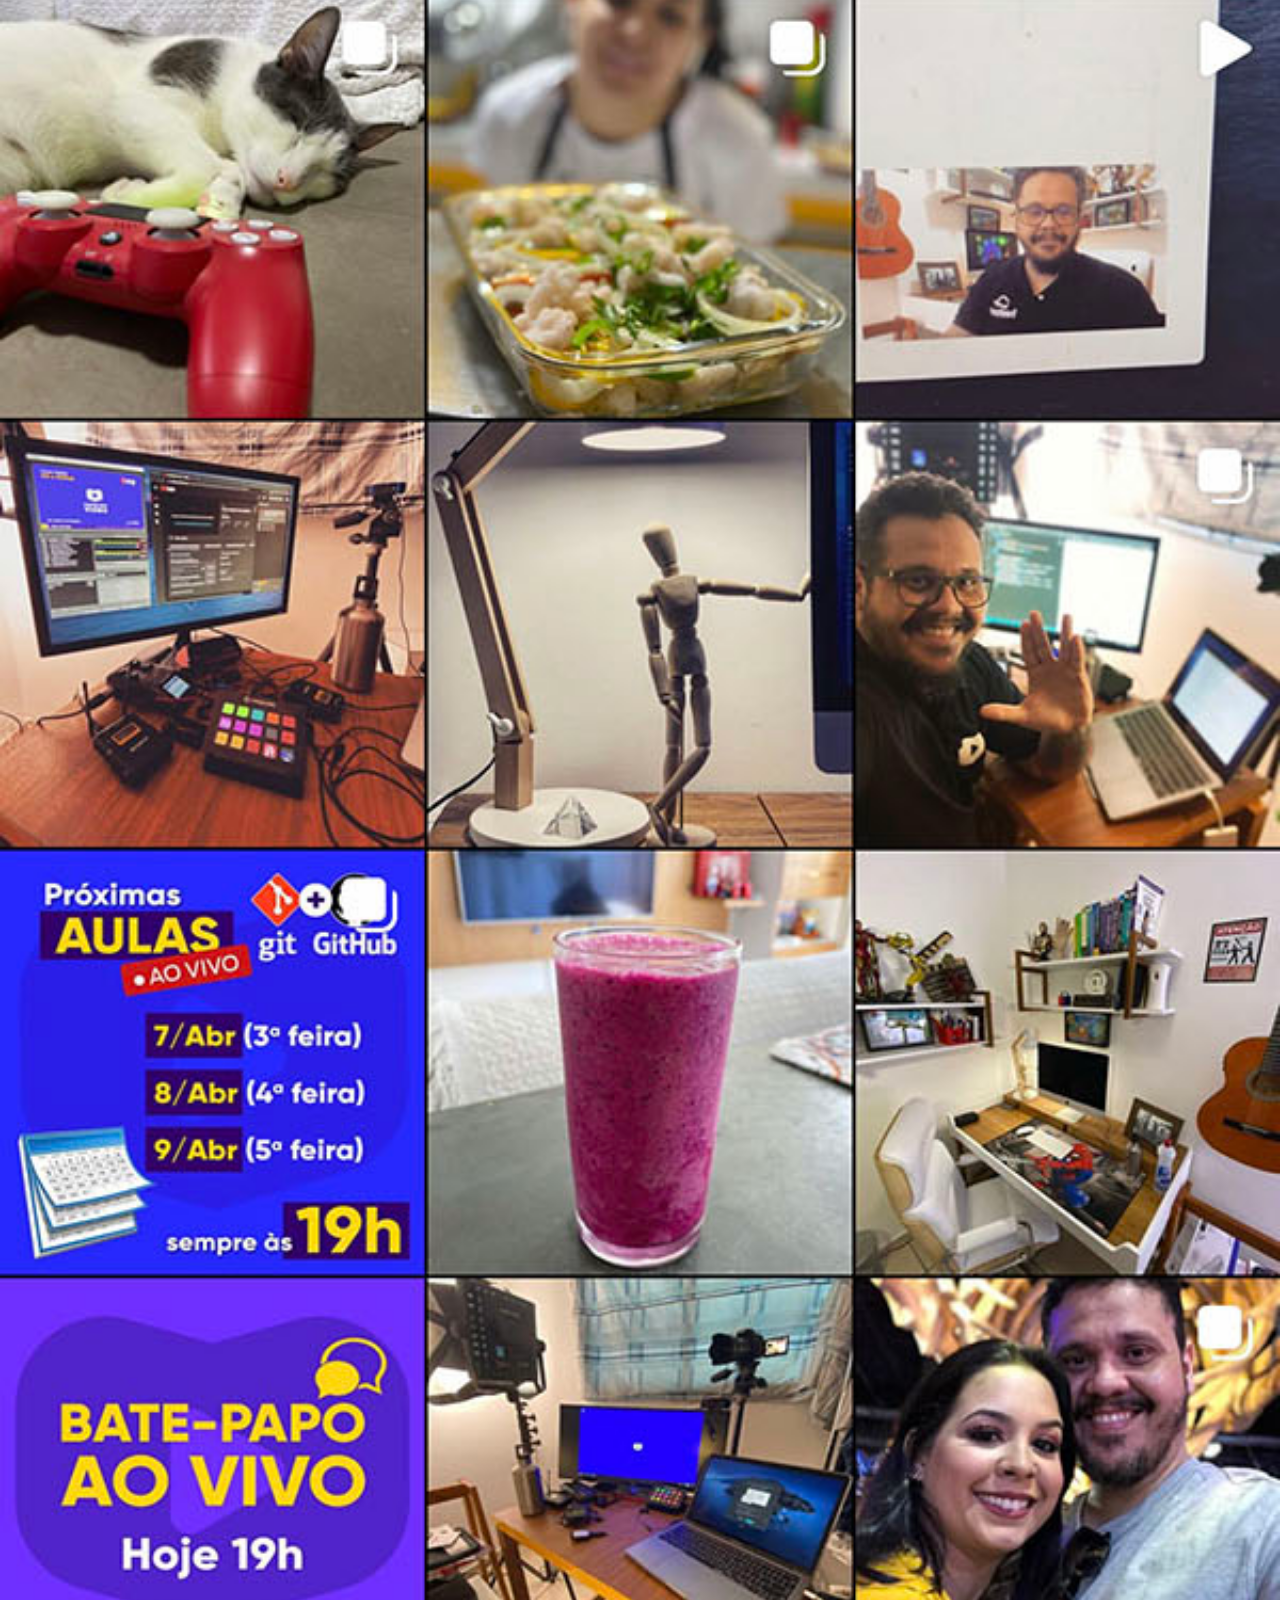
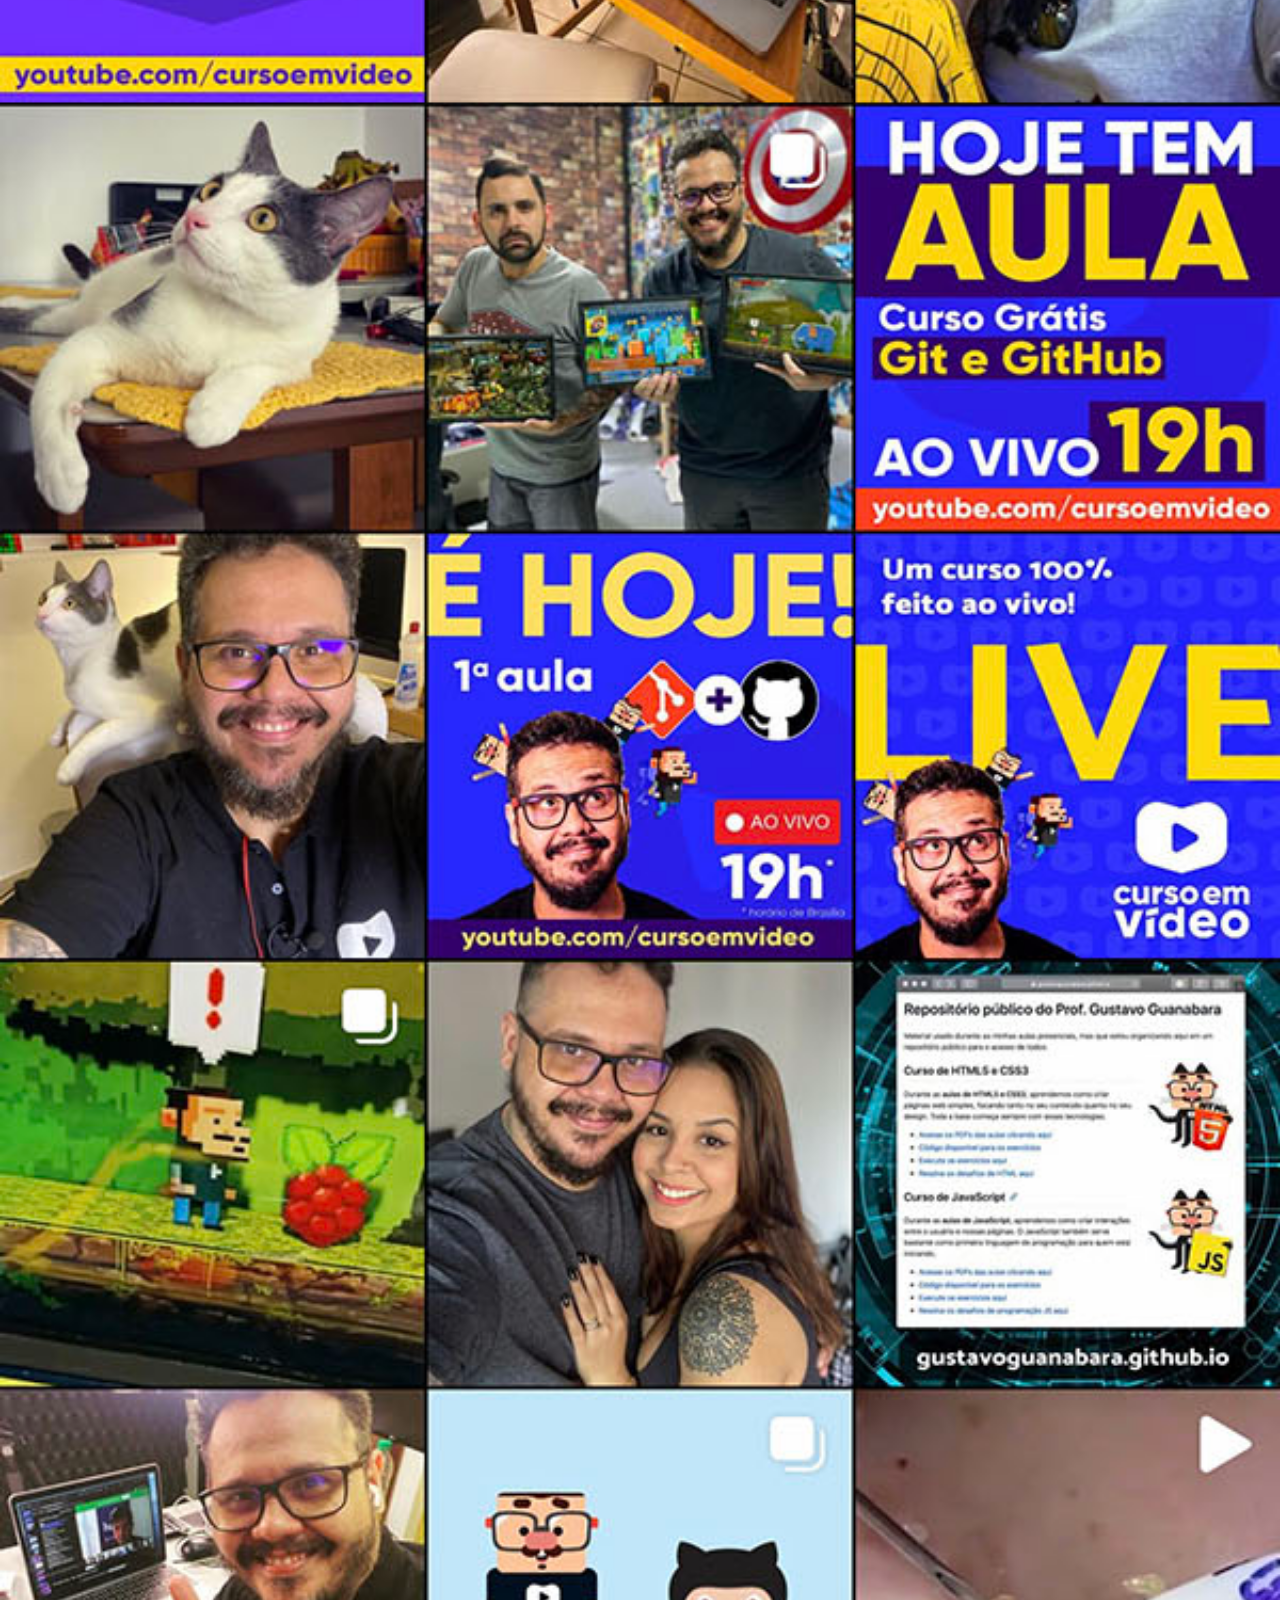
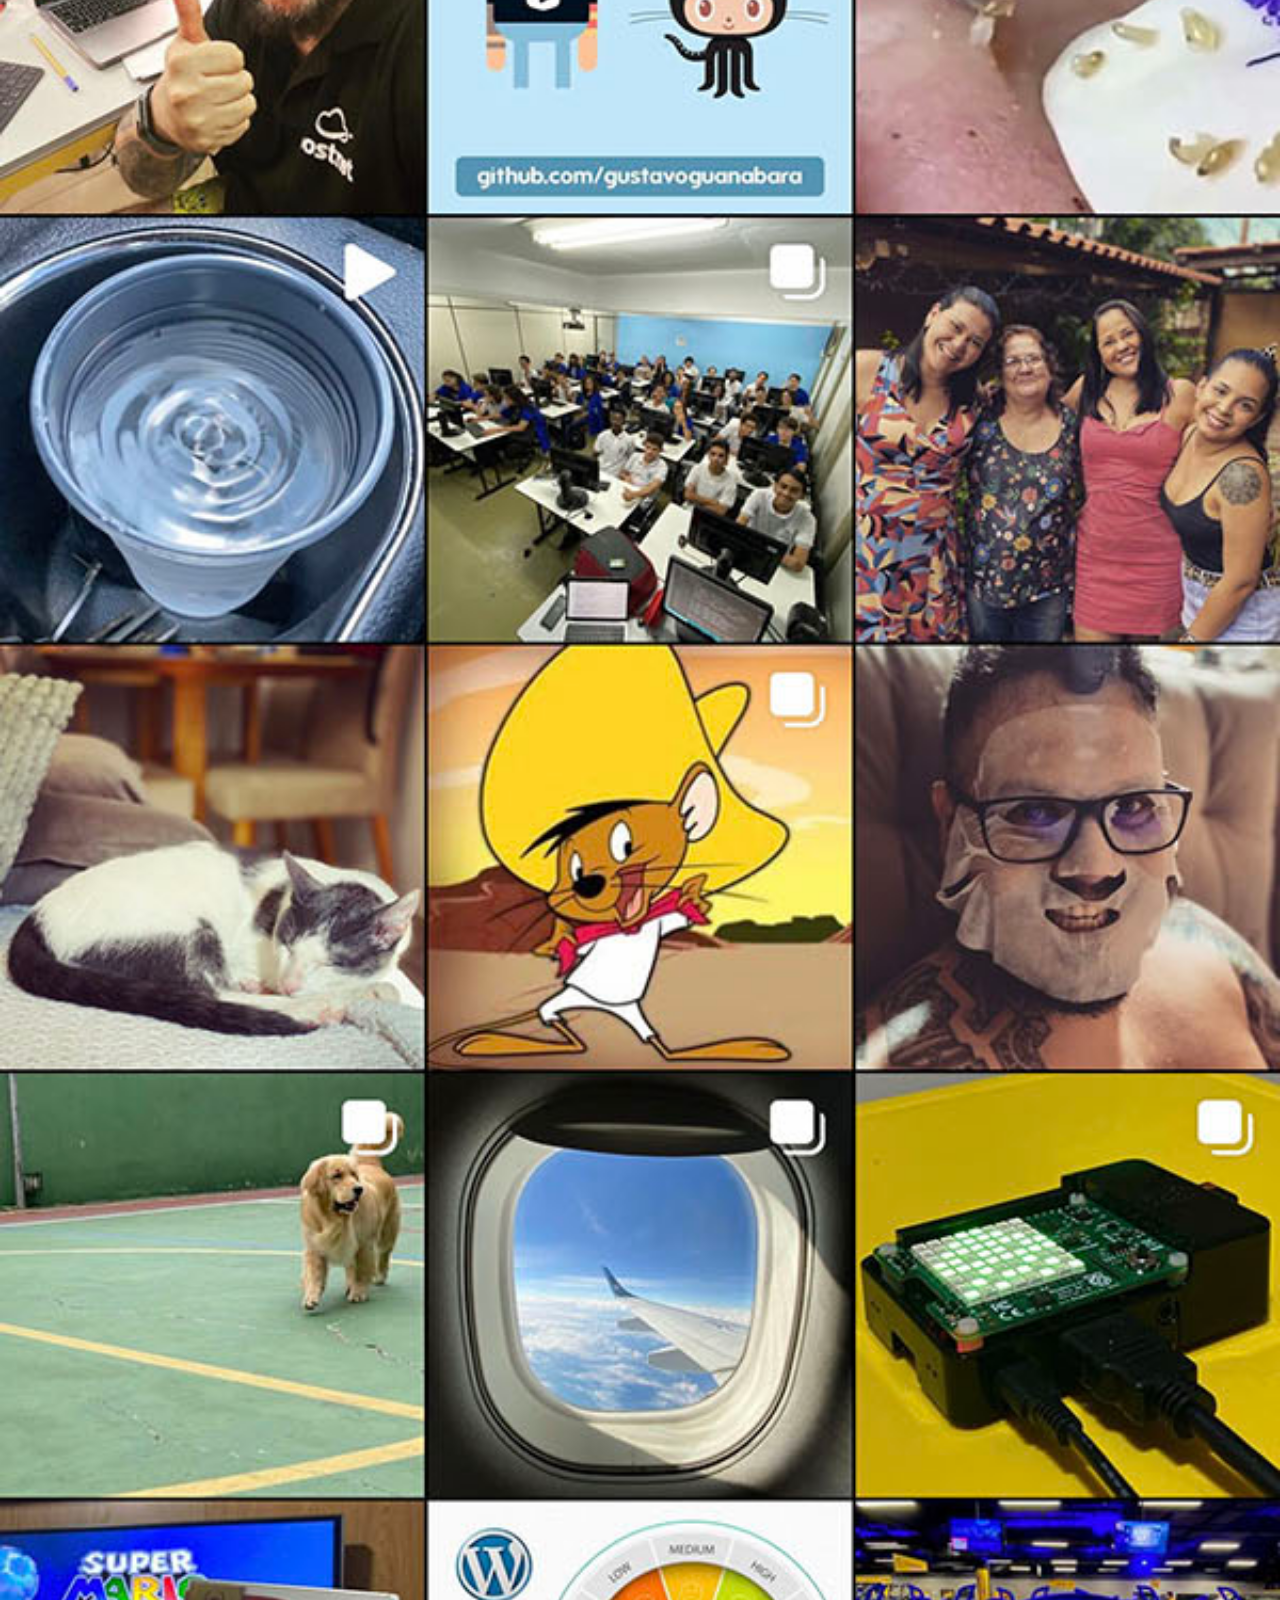
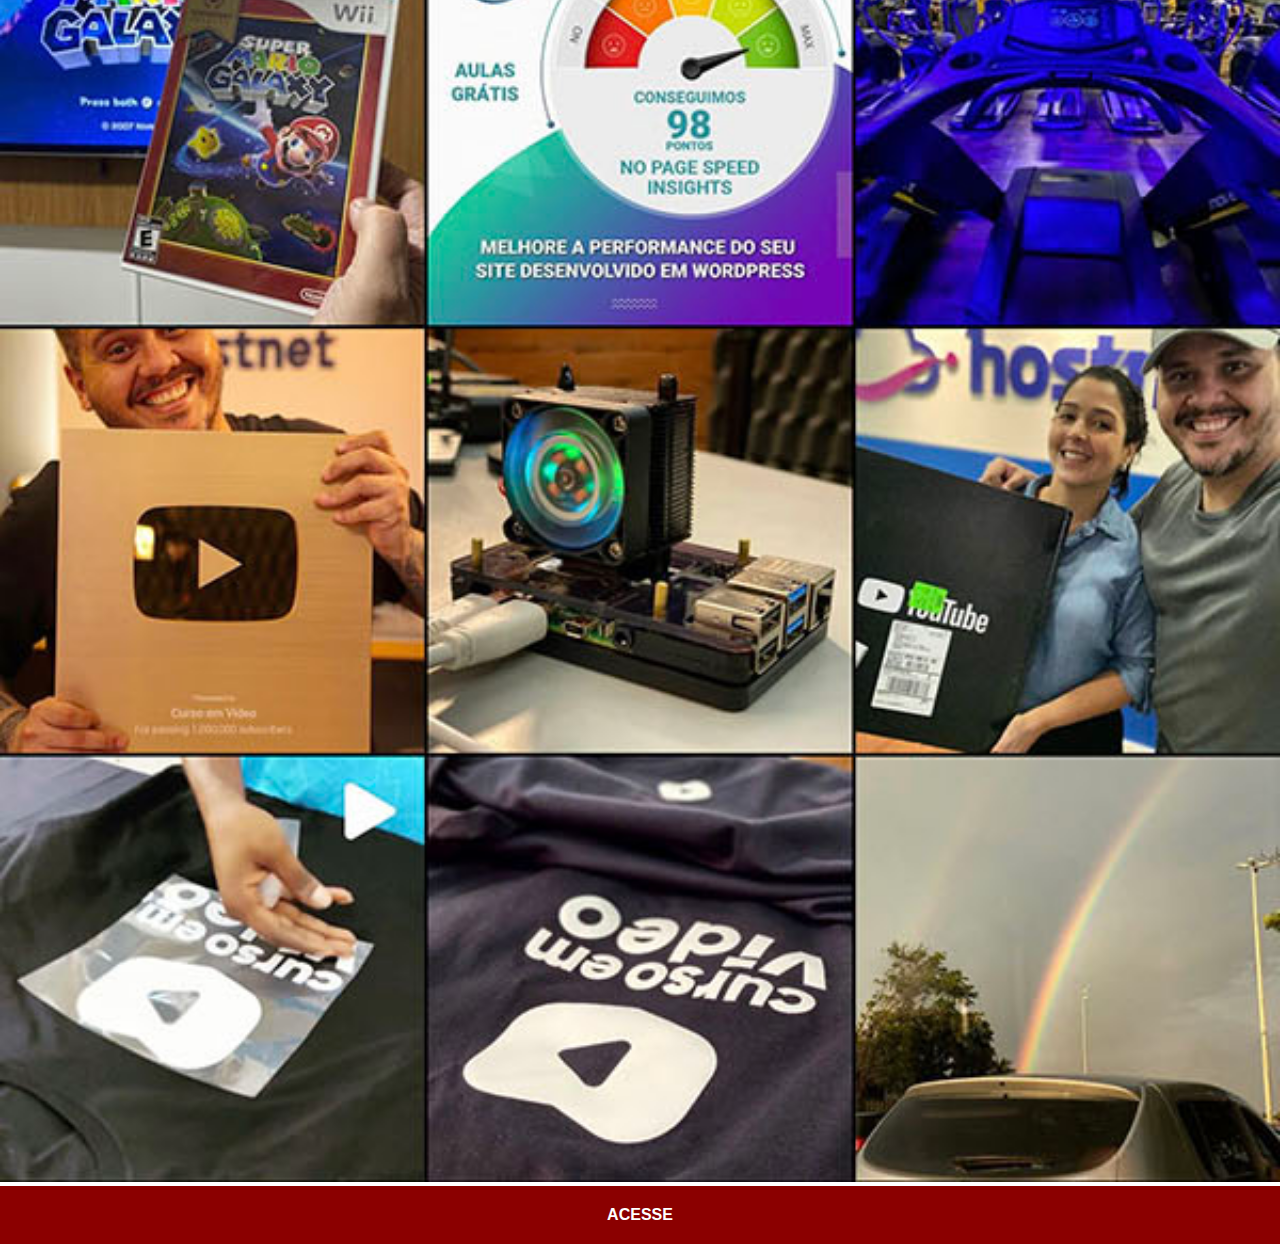
<file: instagram.html>
<!DOCTYPE html>
<html lang="pt-br">
<head>
    <meta charset="UTF-8">
    <meta name="viewport" content="width=device-width, initial-scale=1.0">
    <title>Instagram</title>
    <link rel="stylesheet" href="estilos/social.css">
</head>
<body>
    <img src="imagens/tela-instagram.jpg" alt="">
    <a href="https://www.instagram.com/gustavoguanabara/" target="_blank">ACESSE</a>
    
</body>
</html>
</file>
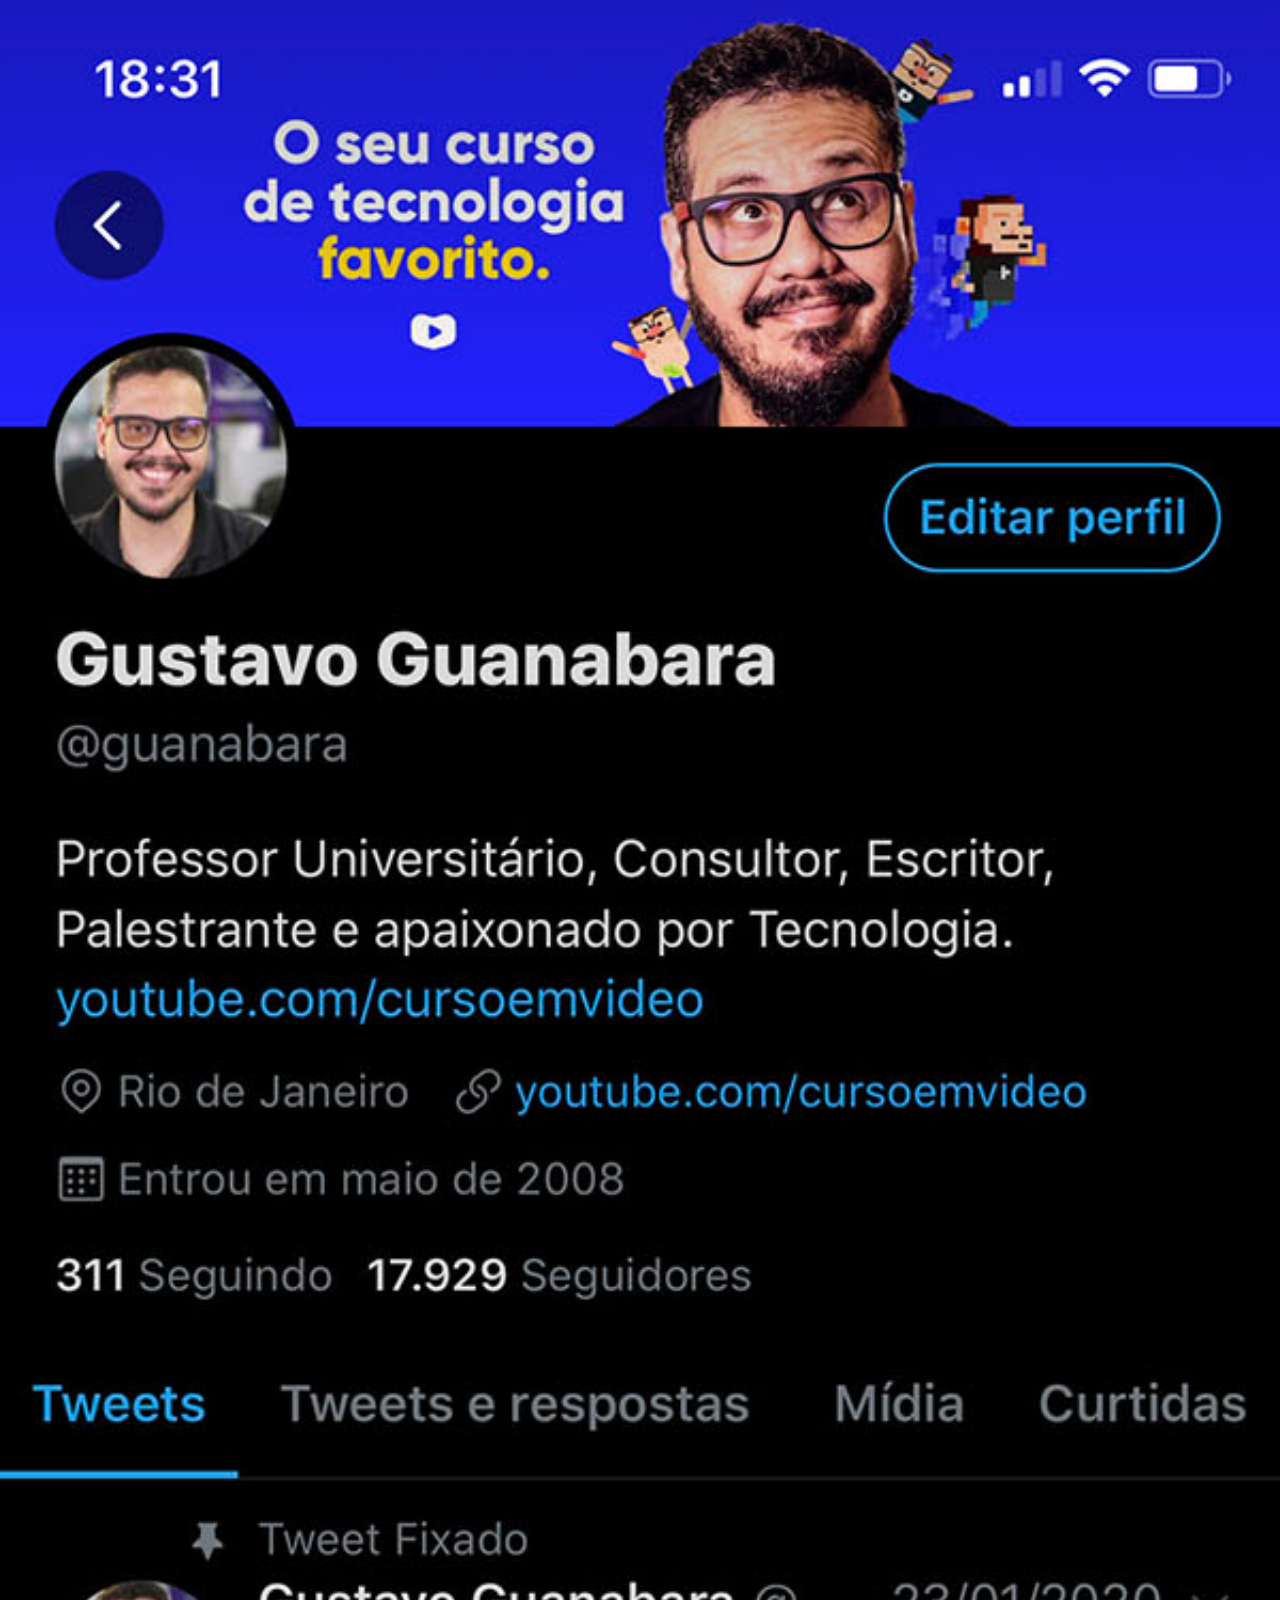
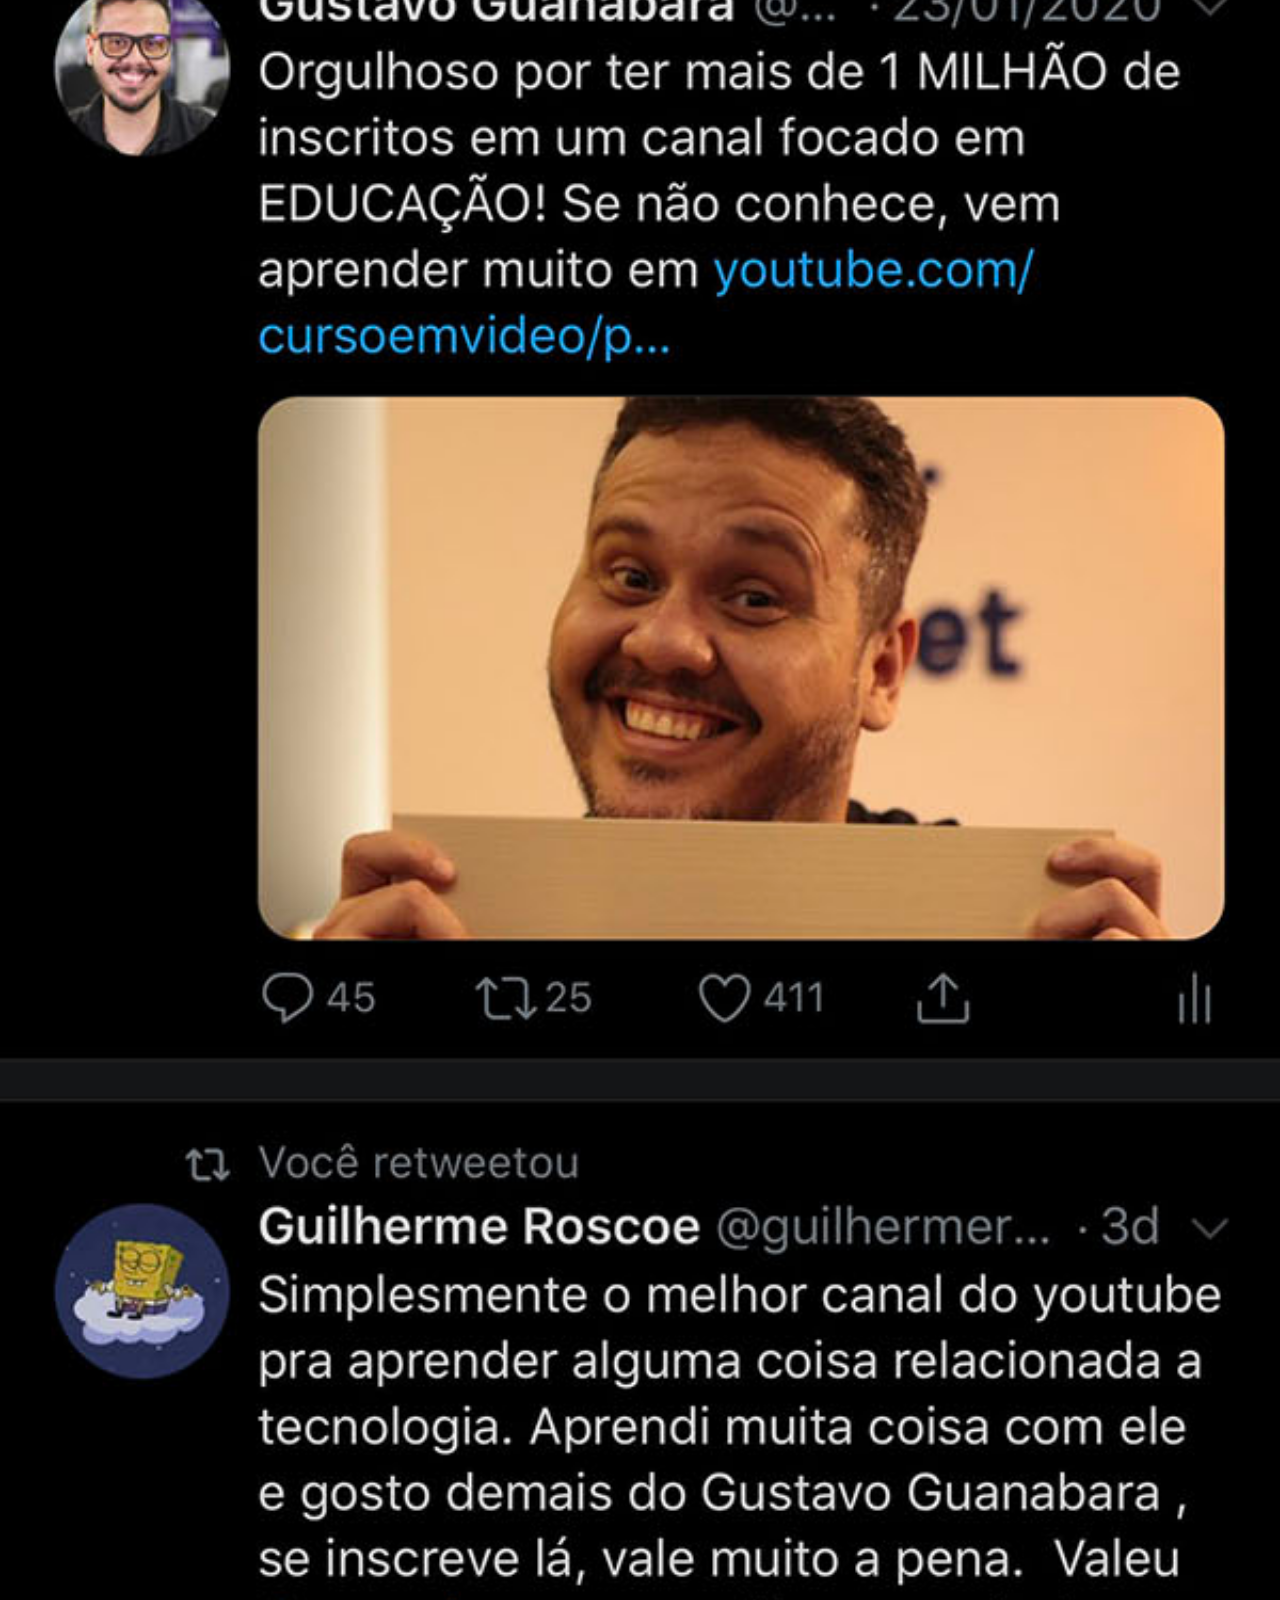
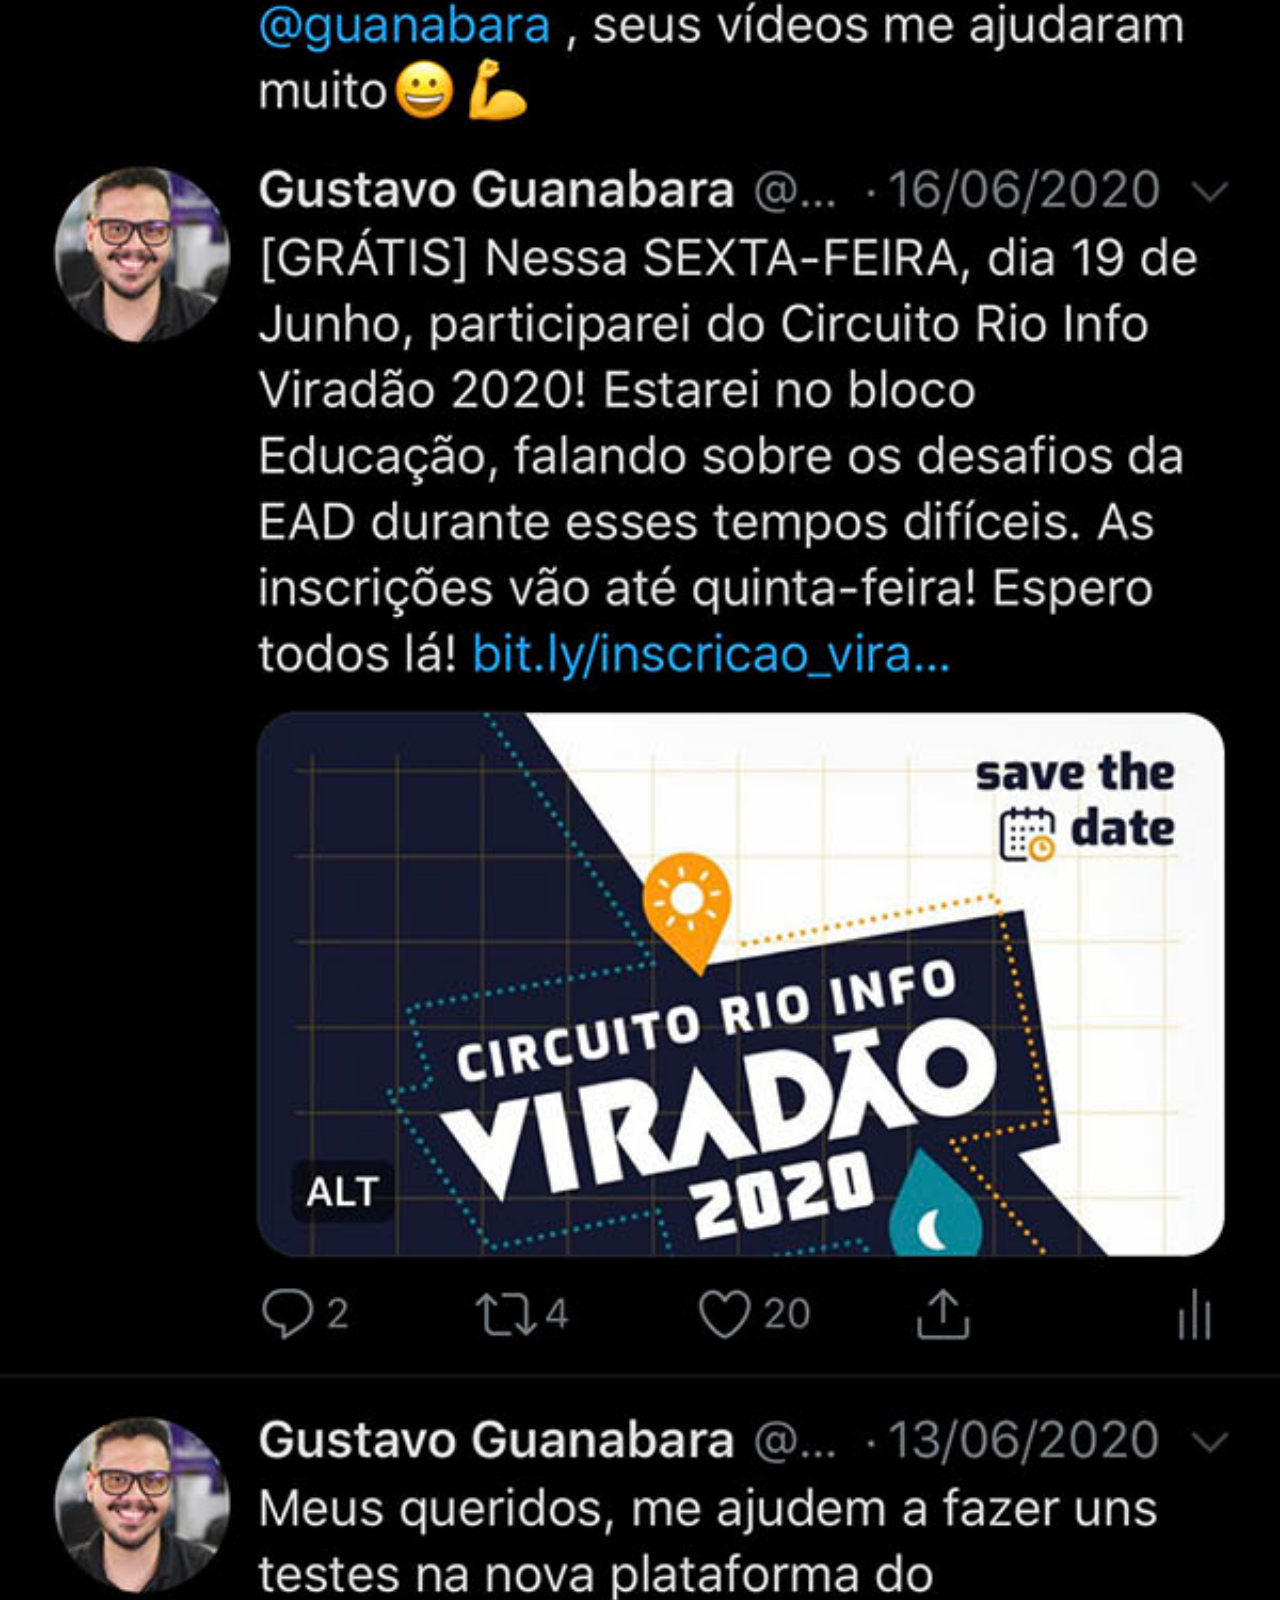
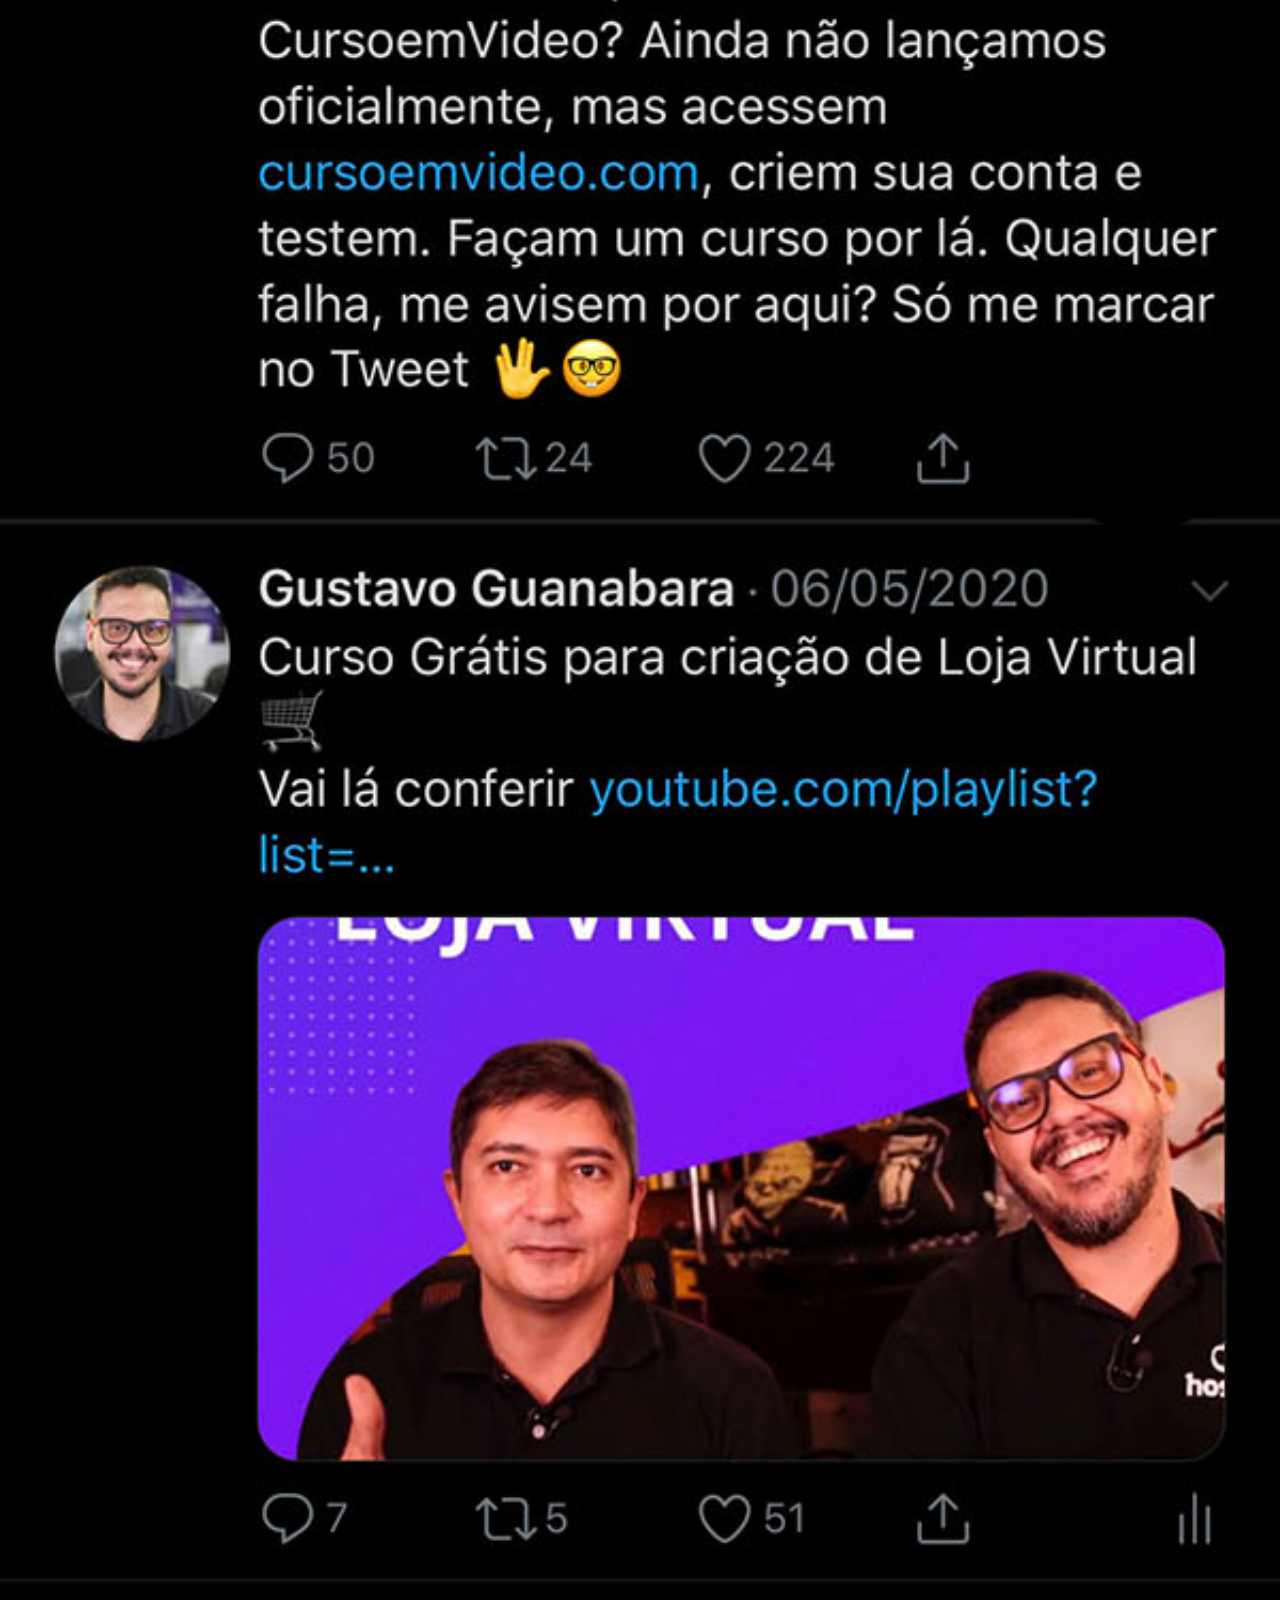
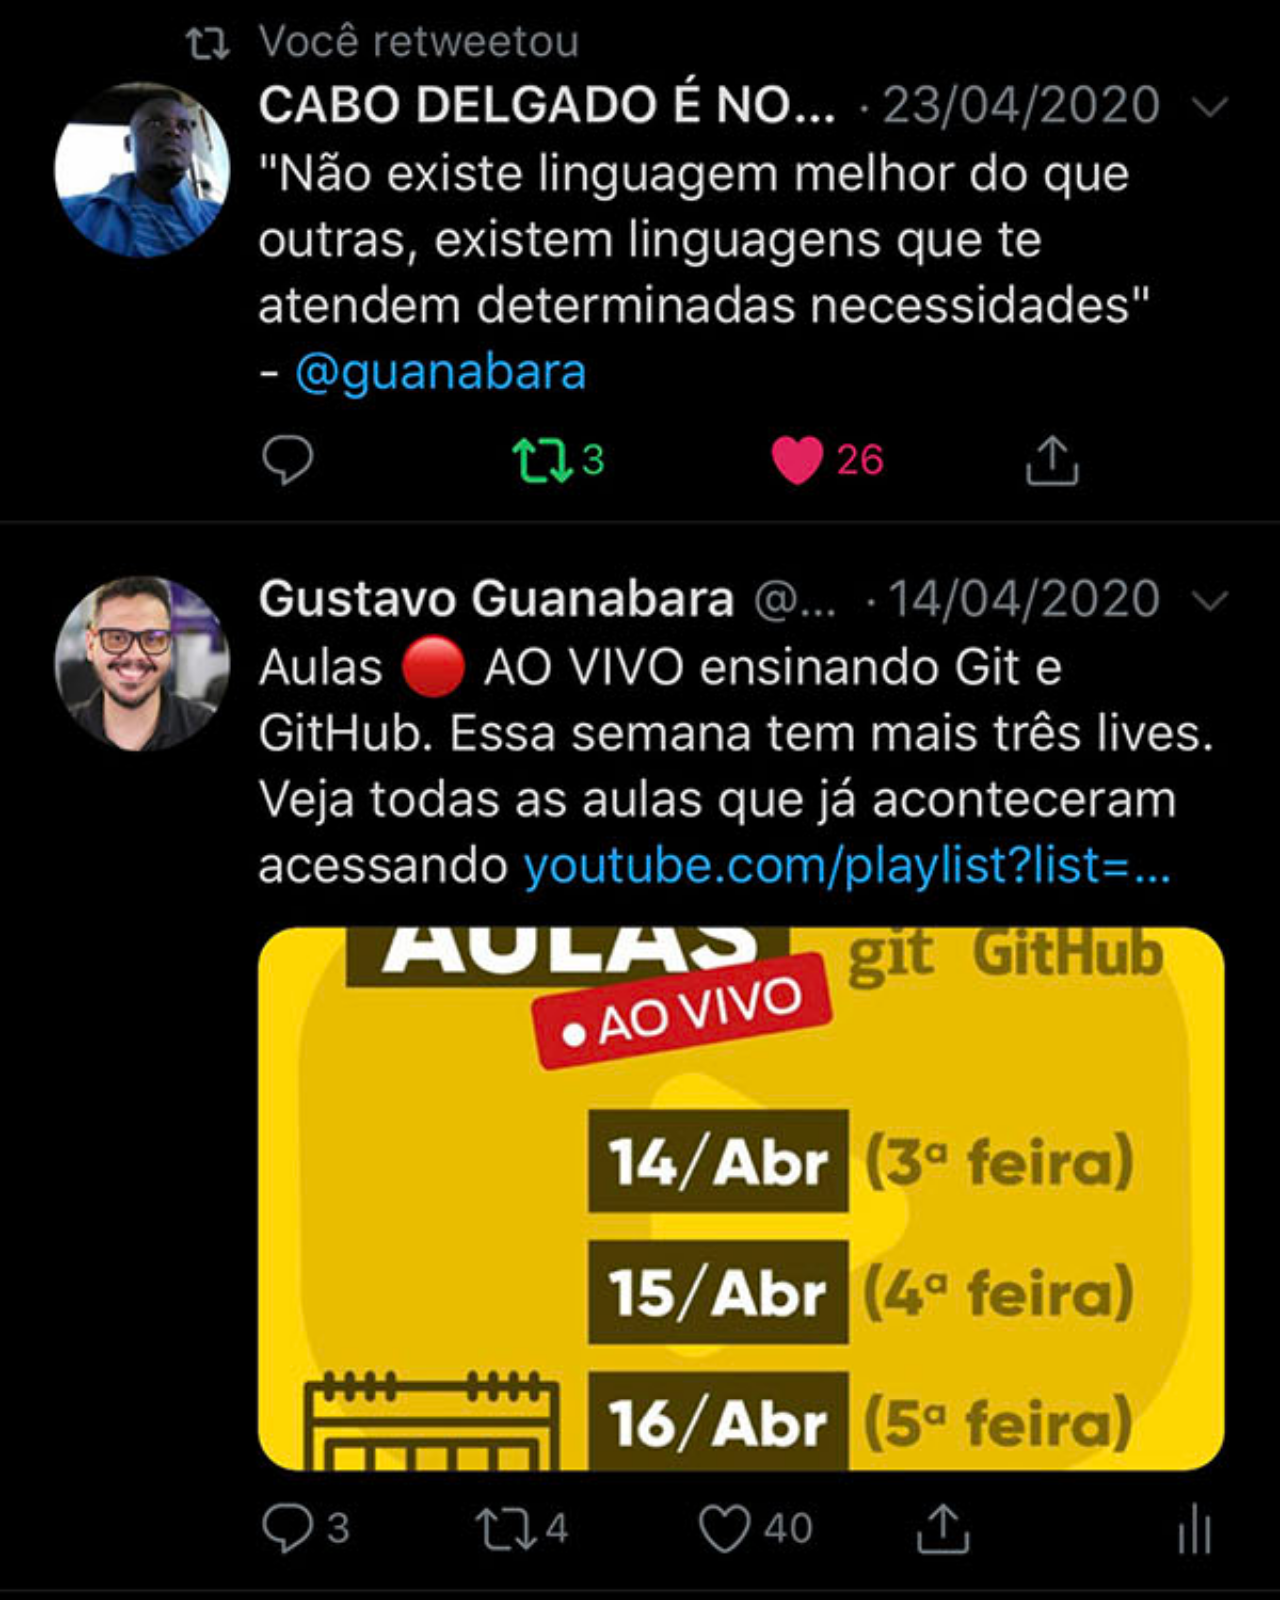
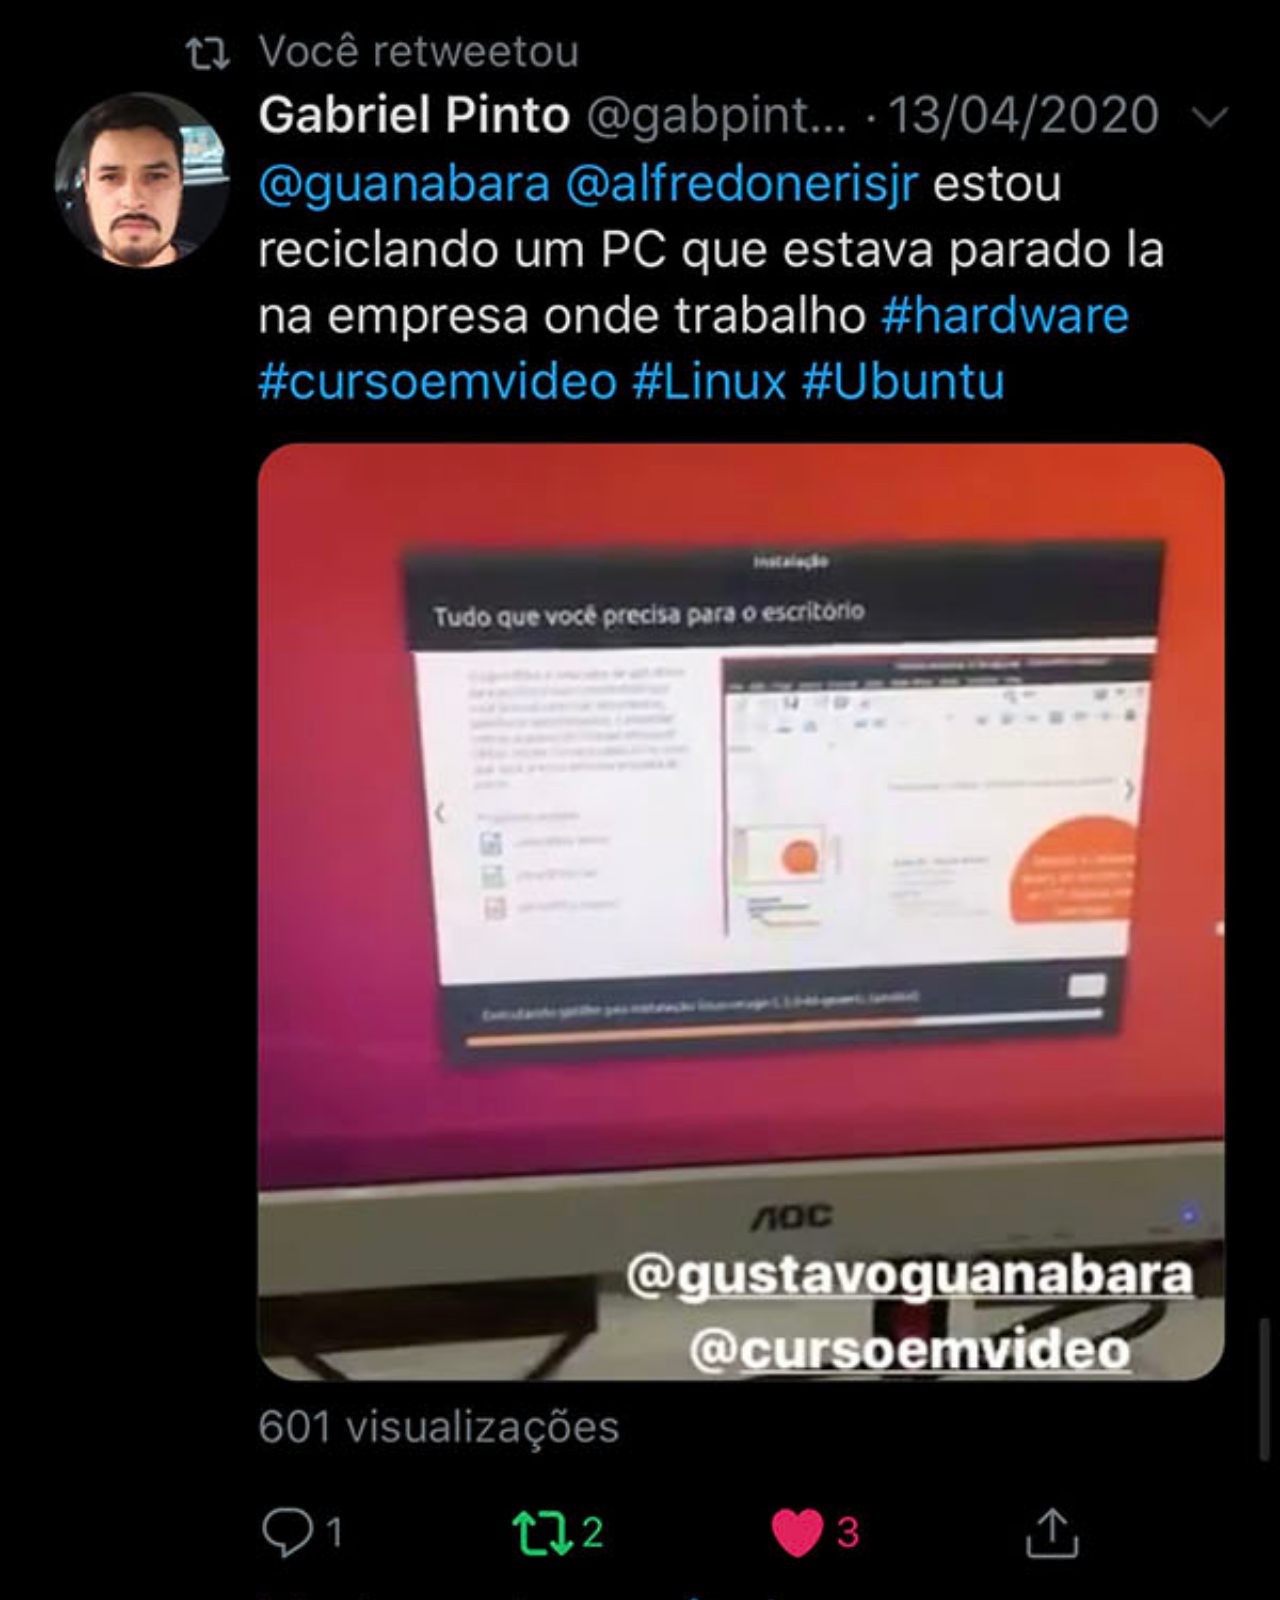
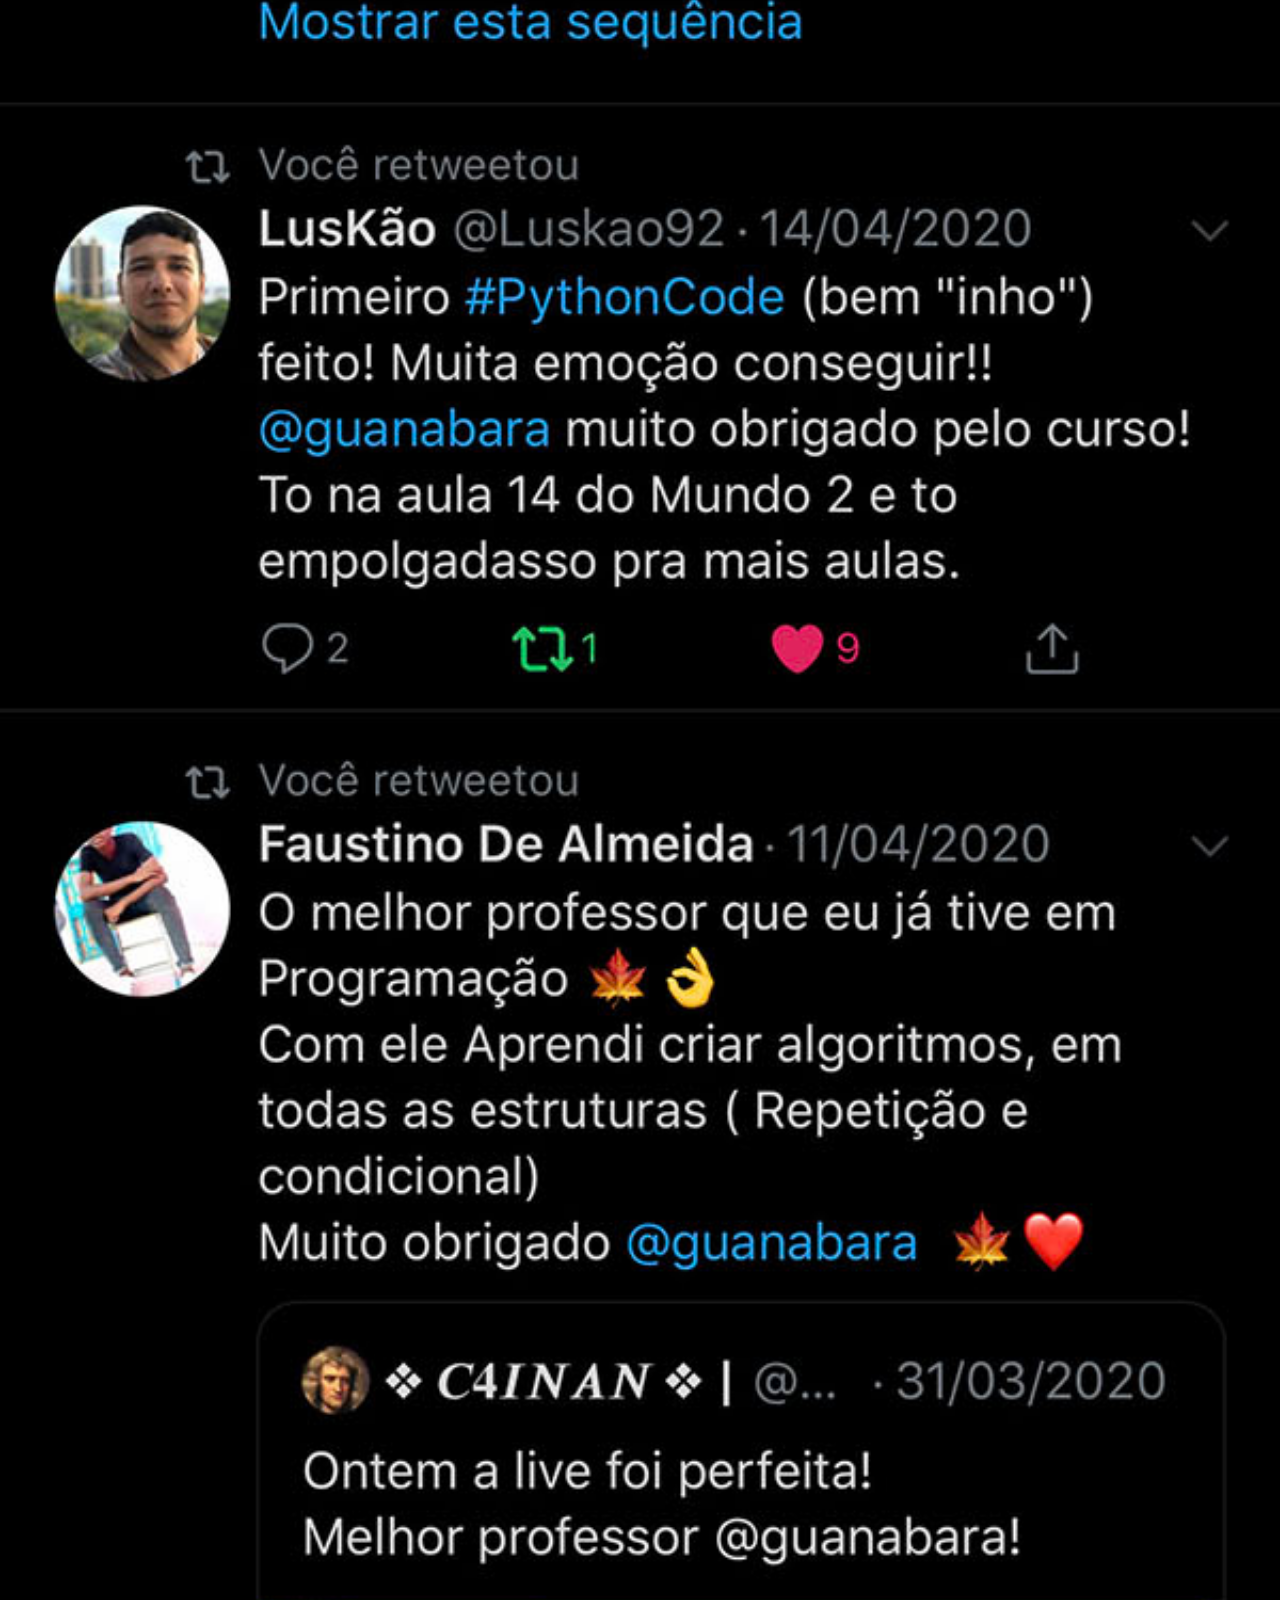
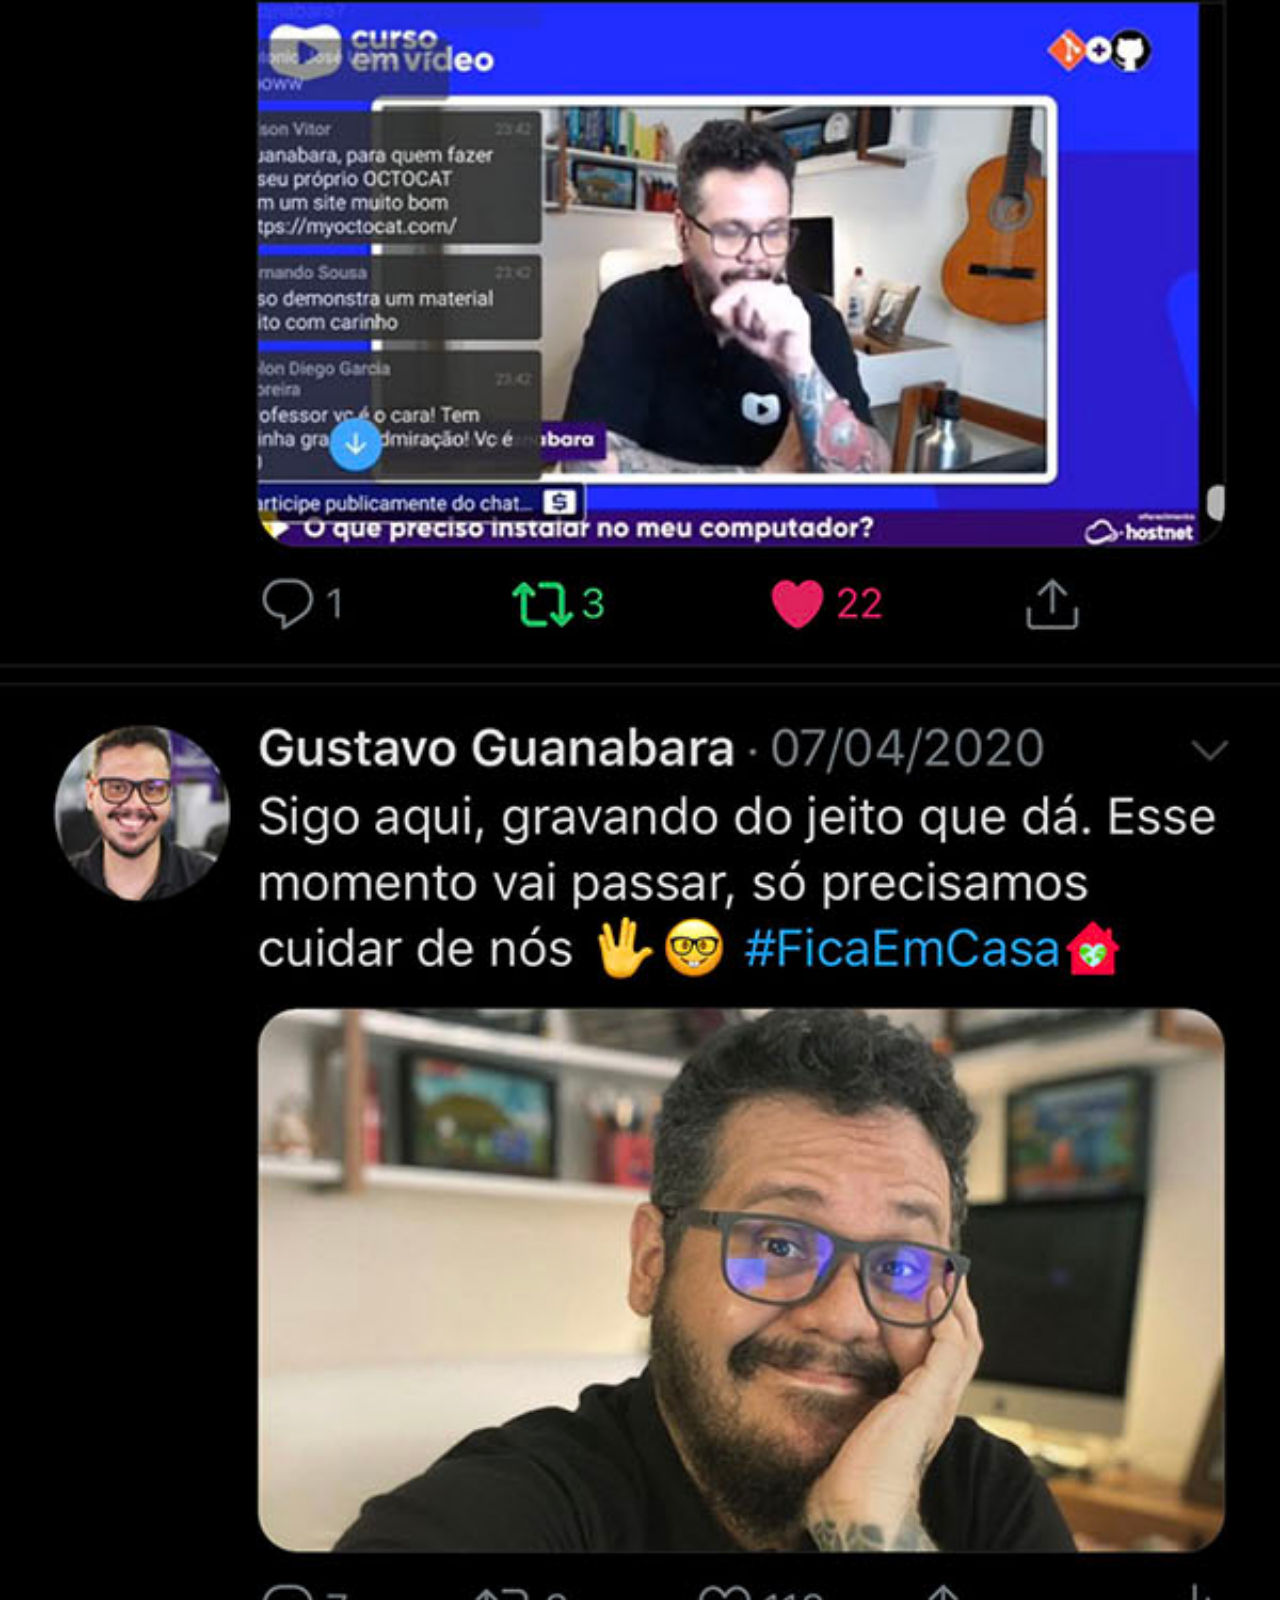
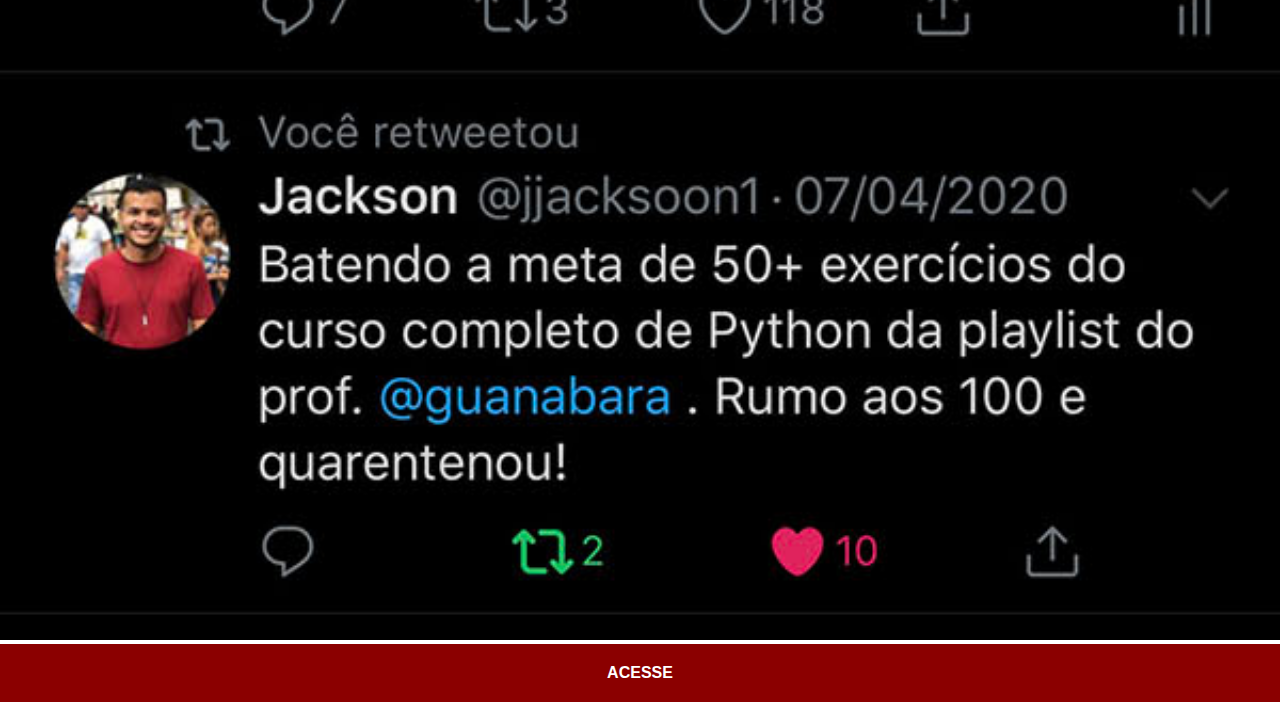
<file: twitter.html>
<!DOCTYPE html>
<html lang="pt-br">
<head>
    <meta charset="UTF-8">
    <meta name="viewport" content="width=device-width, initial-scale=1.0">
    <title>Twitter</title>
    <link rel="stylesheet" href="estilos/social.css">
</head>
<body>
    <img src="imagens/tela-twitter.jpg" alt="">
    <a href="https://x.com/?lang=pt-br" target="_blank">ACESSE</a>
    
</body>
</html>
</file>
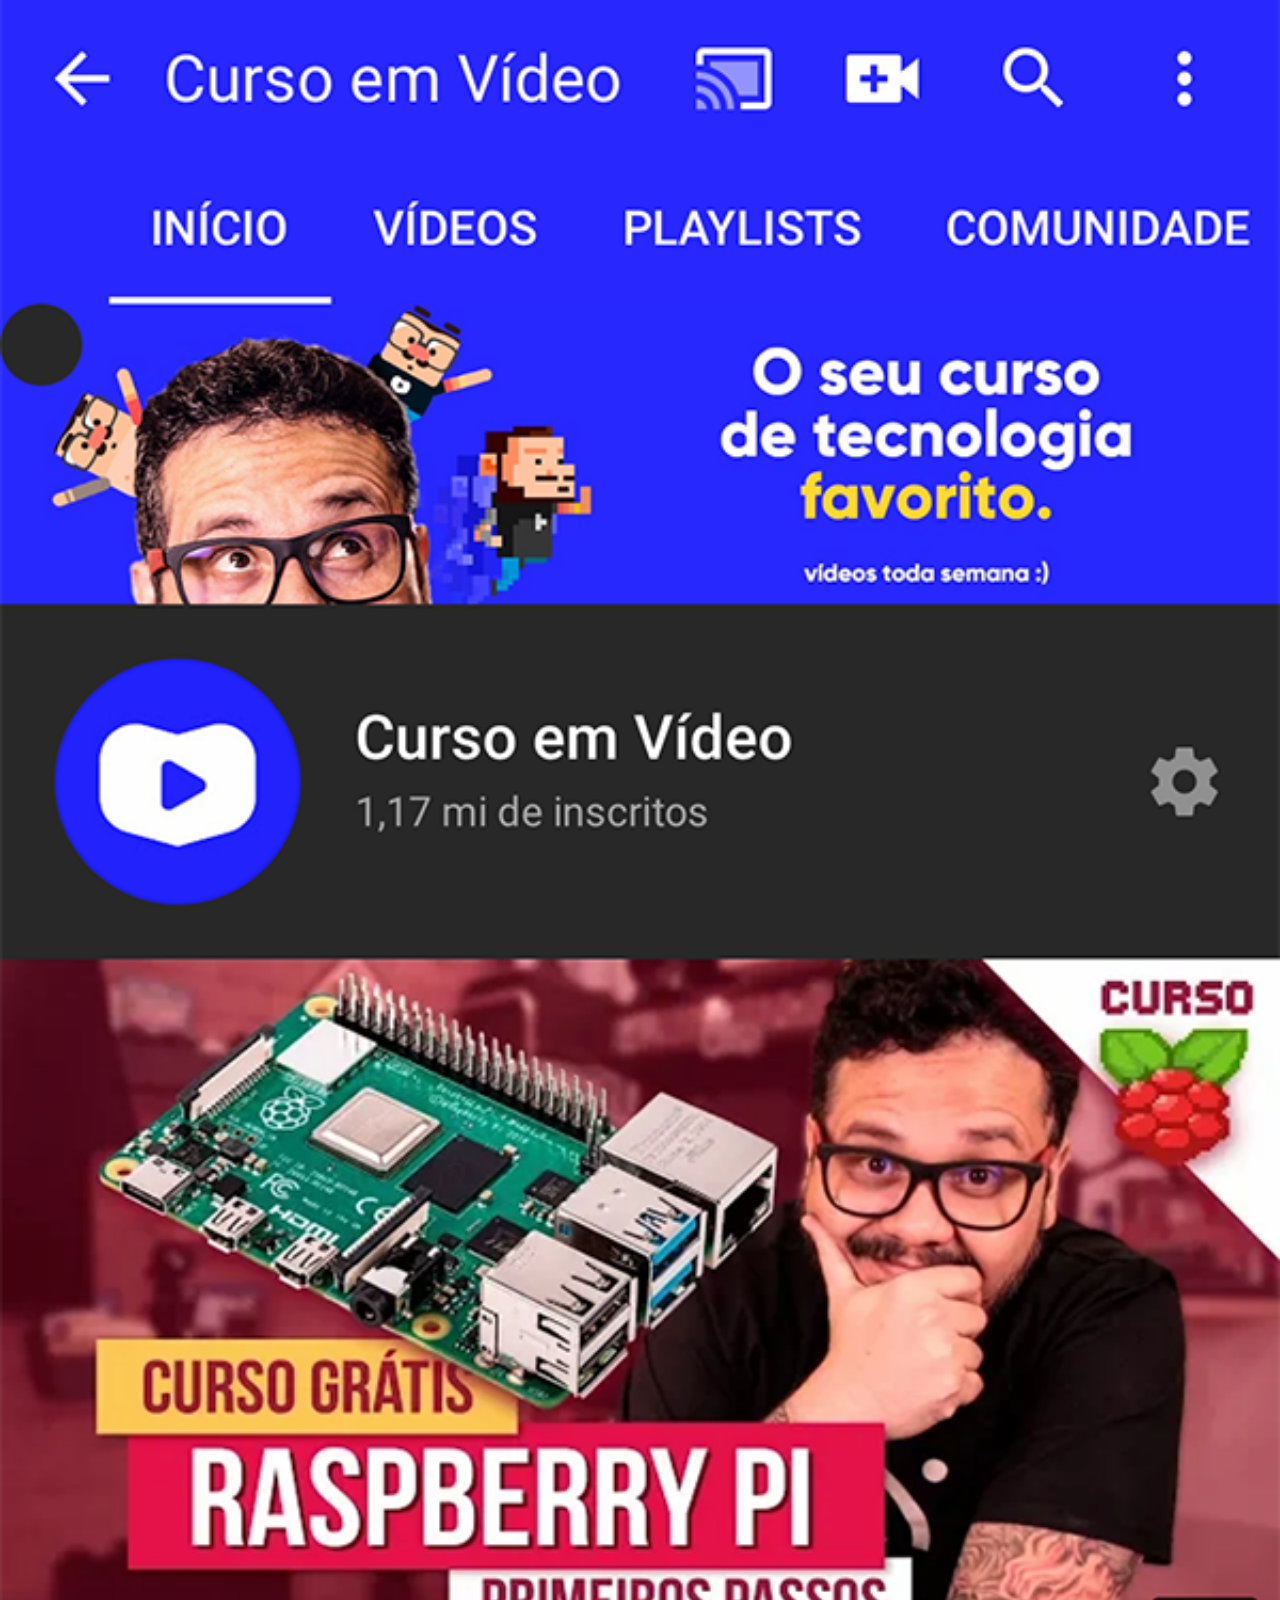
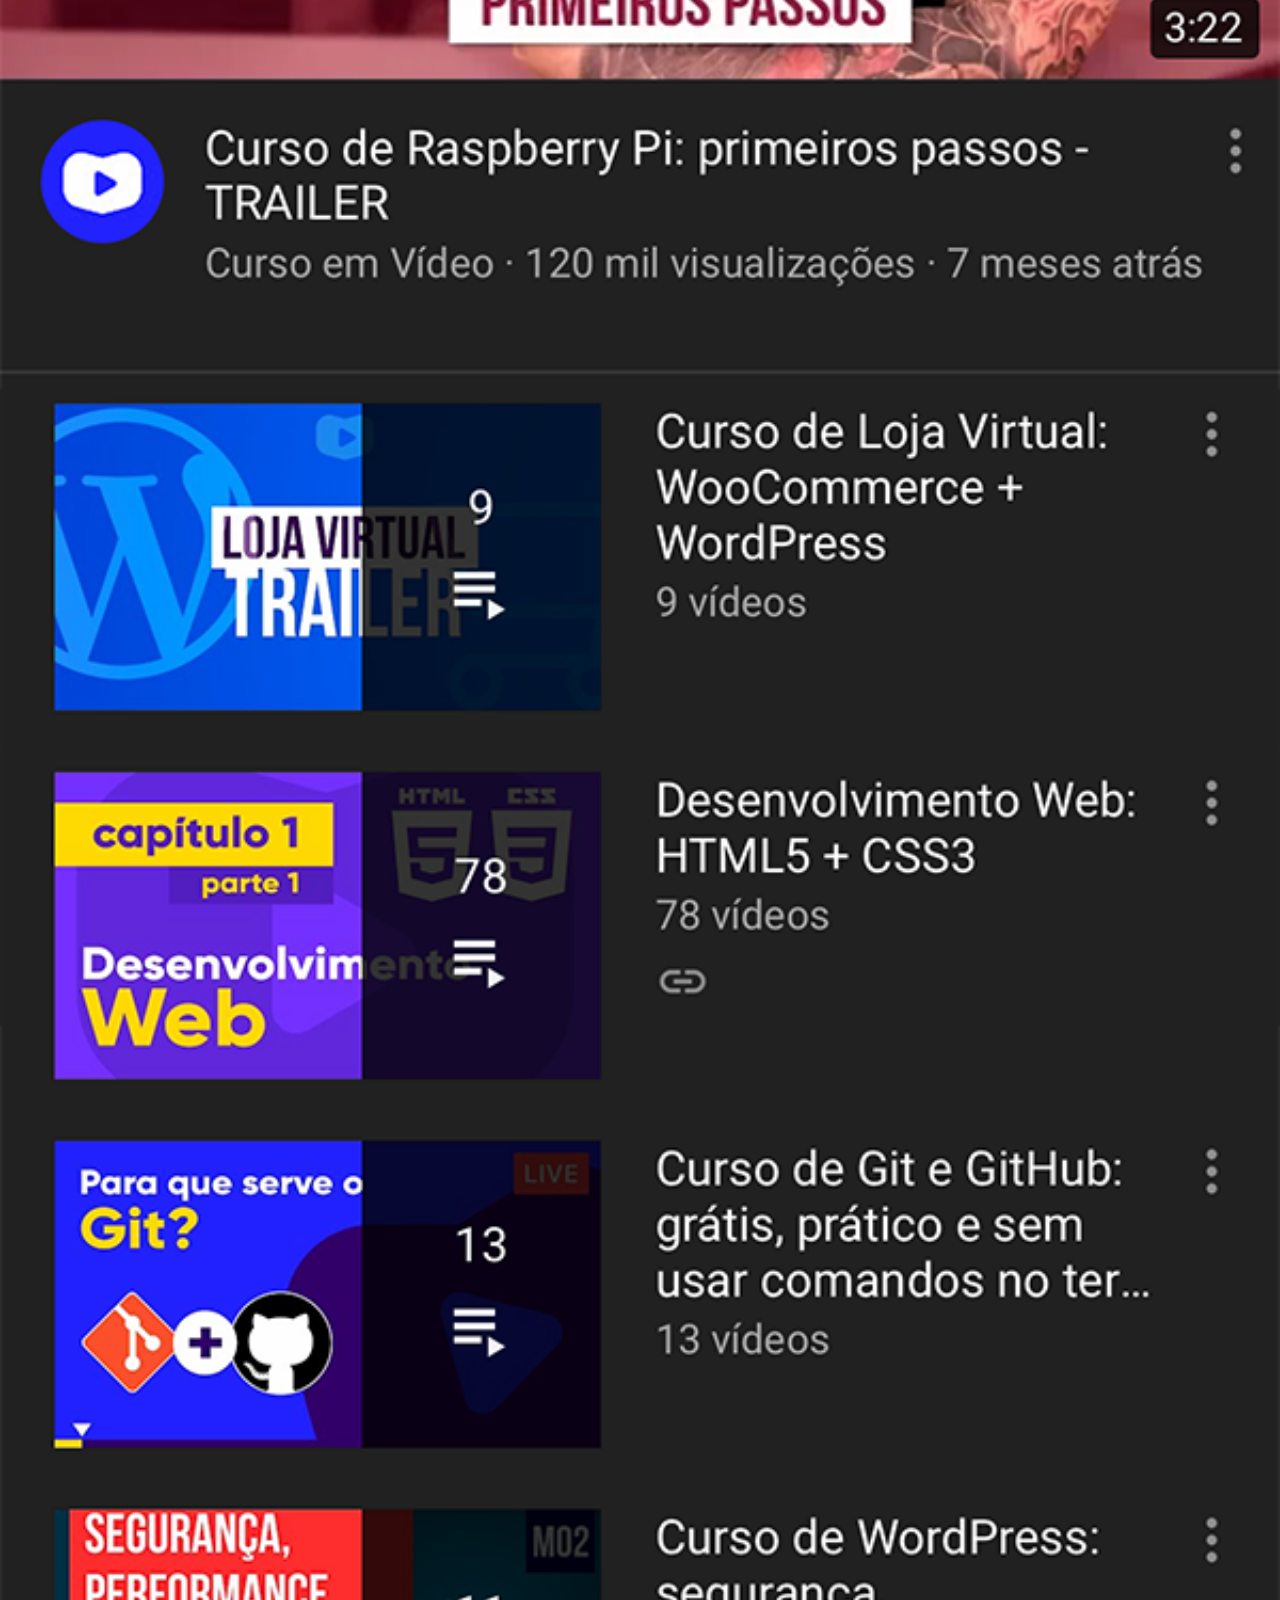
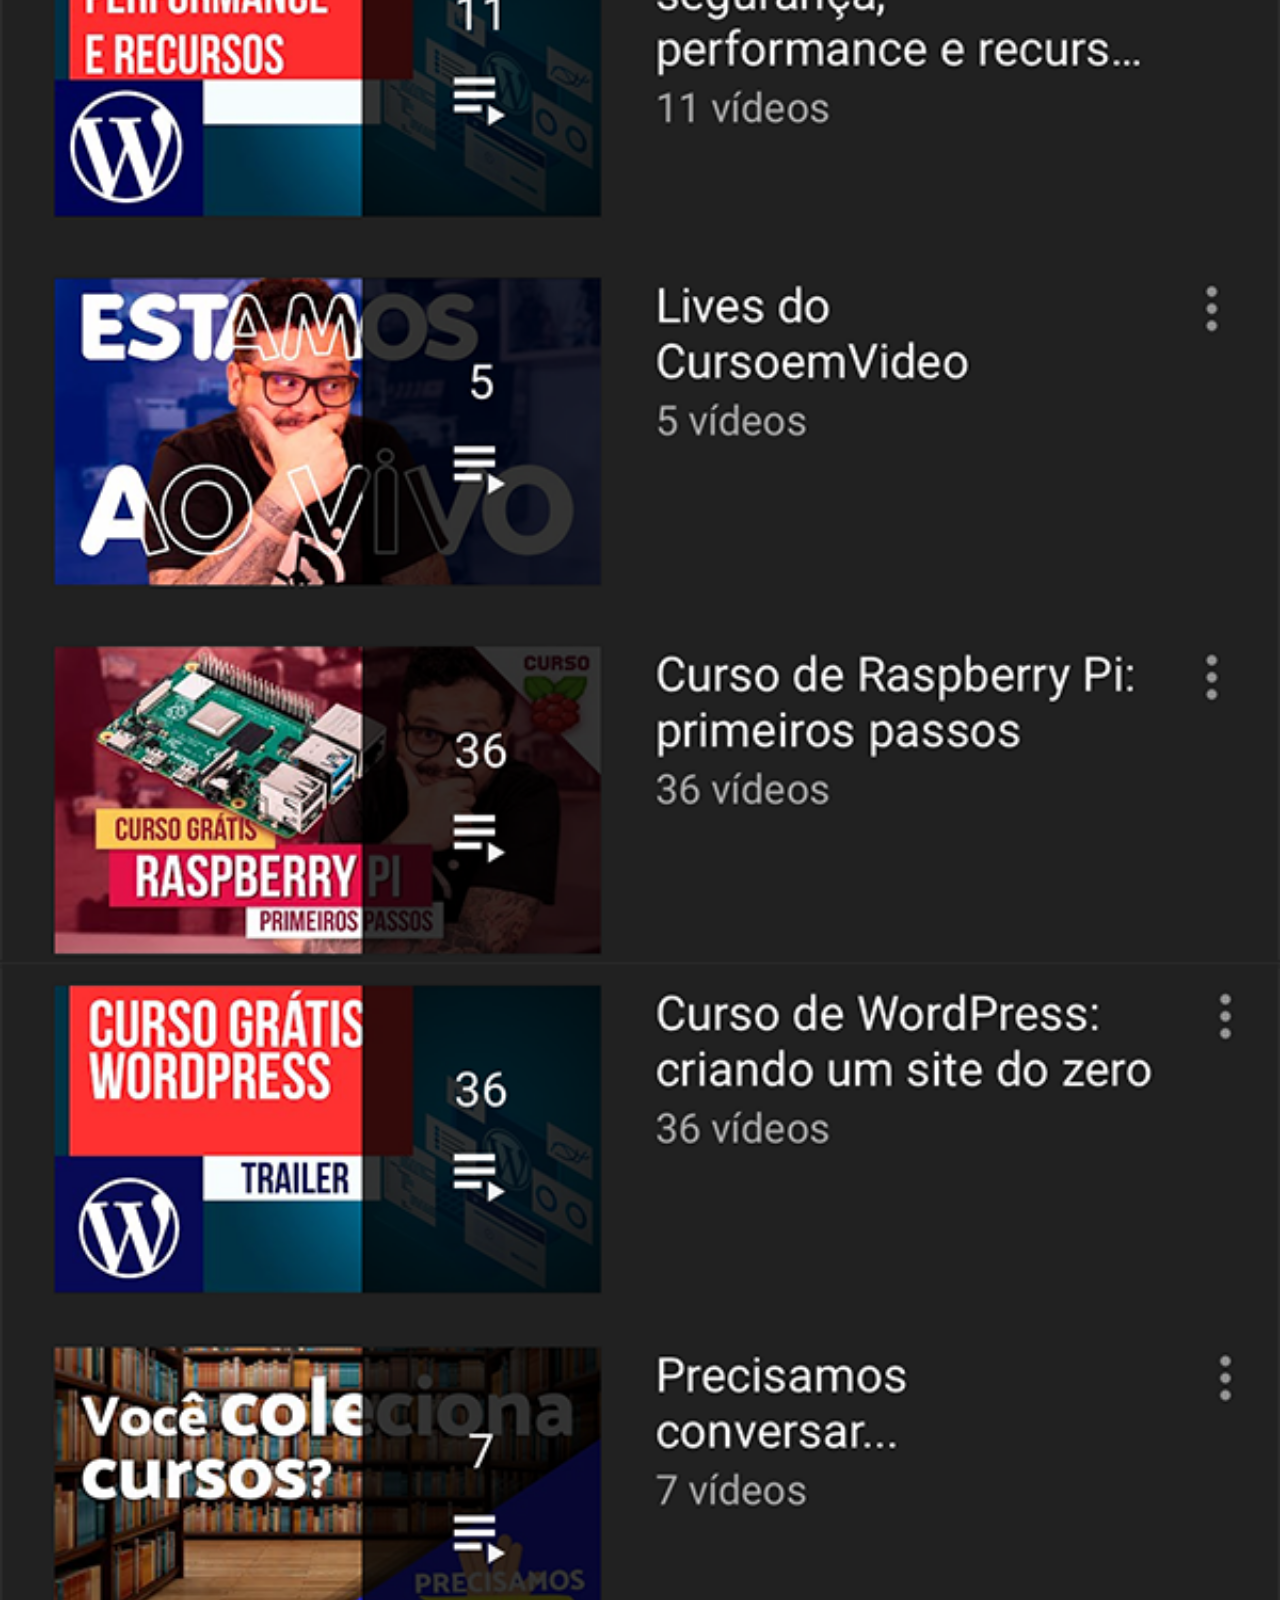
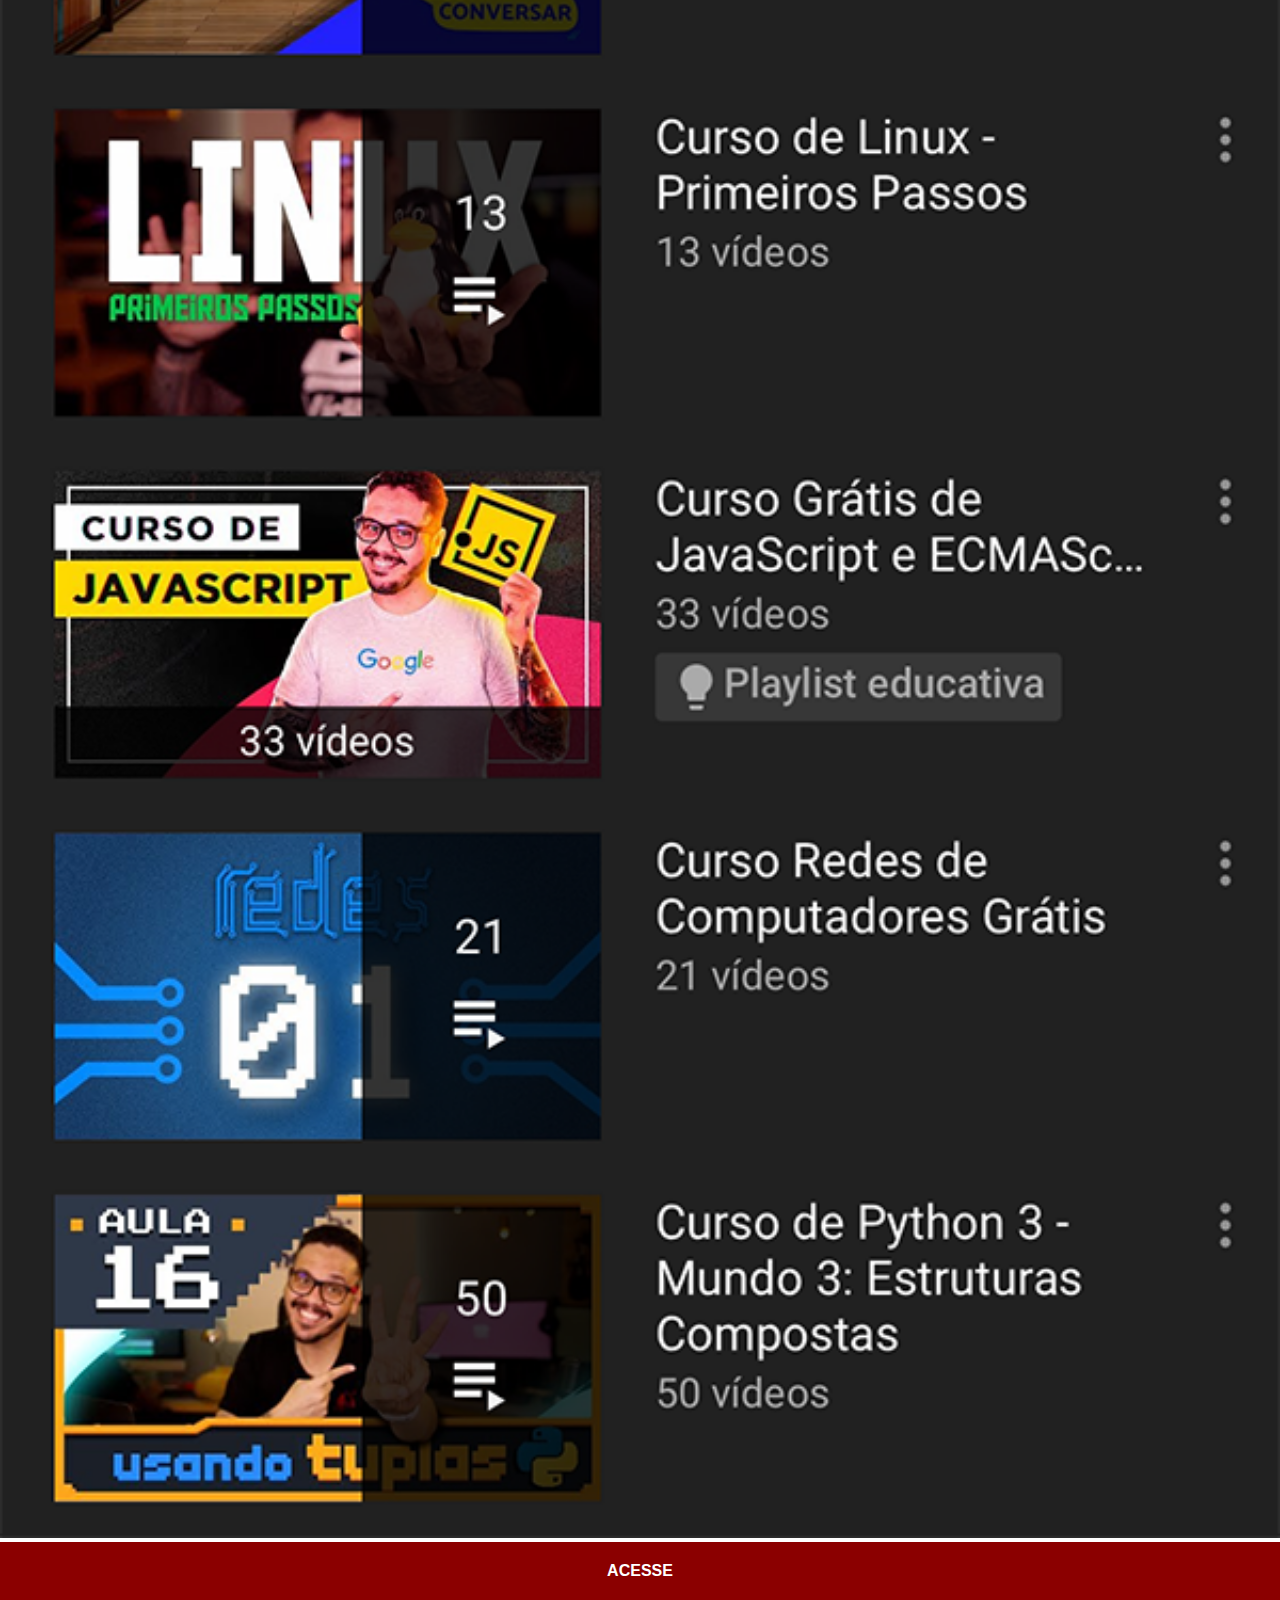
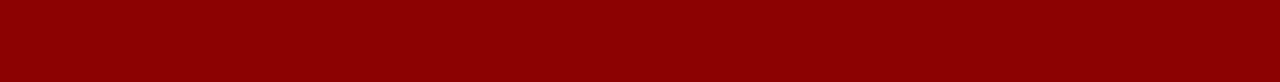
<file: youtube.html>
<!DOCTYPE html>
<html lang="pt-br">
<head>
    <meta charset="UTF-8">
    <meta name="viewport" content="width=device-width, initial-scale=1.0">
    <title>youtube</title>
    <style>
        *{
            margin: 0px;
            padding: 0px;
            font-family: Arial, Helvetica, sans-serif;
        }
        ::-webkit-scrollbar{
            width: 0px;
            height: 0px;
        }
        img{
            width: 100vw;
            margin-bottom: 0px;
        }
        a{
            display: block;
            background-color: darkred;
            padding: 20px;
            text-align: center;
            font-weight: bolder;
            text-decoration: none;
            margin-top: 0px;
            color: white;
            height: 100px;
        }
        a:hover{
            background-color: red;
        }
    </style>
</head>
<body>
    <img src="imagens/tela-youtube.png" alt="">
    <a href="https://www.youtube.com/c/CursoemV%C3%ADdeo" target="_blank">ACESSE</a>
</body>
</html>
</file>
<file: estilos/style.css>
@charset "UTF-8";

*{
    margin: 0px;
    padding: 0px;
    font-family: Arial, Helvetica, sans-serif;
}

html, body{
    height: 100vh;
    width: 100vw;
    background-color: black;
}
body{
    background: url('../imagens/fundo-madeira.jpg') no-repeat top center;
    background-size: cover;
    background-attachment: fixed;
}
main{
    position: relative;
    height: 100vh;
}
section#telefone{
    position: absolute;
    top: 50%;
    left: 50%;
    transform: translate(-50%, -50%);
    height: 627px;
    width: 311px;
    background: url('../imagens/frame-iphone.png') no-repeat;
}

iframe#tela{
    position: relative;
    top: 80px;
    left: 22px;
    width: 265px;
    height: 467px;
}
section#redes-sociais{
    text-align: right;
}
section#redes-sociais img{
    width: 50px;
    margin: 10px;
    border-radius: 50%;
    box-shadow: 2px 2px 5px rgba(0, 0, 0, 0.400);
    box-sizing: border-box;
}
section > a > img:hover{
    border: 2px solid white;
    transform: translate(-3px, -3px);
    box-shadow: 5px 5px 10px rgba(0, 0, 0, 0.616);
    transition: transform .5s, border 1s;
}
</file>
<file: estilos/social.css>
@charset "UTF-8";

*{
    margin: 0px;
    padding: 0px;
    font-family: Arial, Helvetica, sans-serif;
}
::-webkit-scrollbar{
    width: 0px;
    height: 0px;
}
img{
    width: 100vw;
    margin-bottom: 0px;
}
a{
    display: block;
    background-color: darkred;
    padding: 20px;
    text-align: center;
    font-weight: bolder;
    text-decoration: none;
    margin-top: 0px;
    color: white;
}
a:hover{
    background-color: red;
}
</file>
